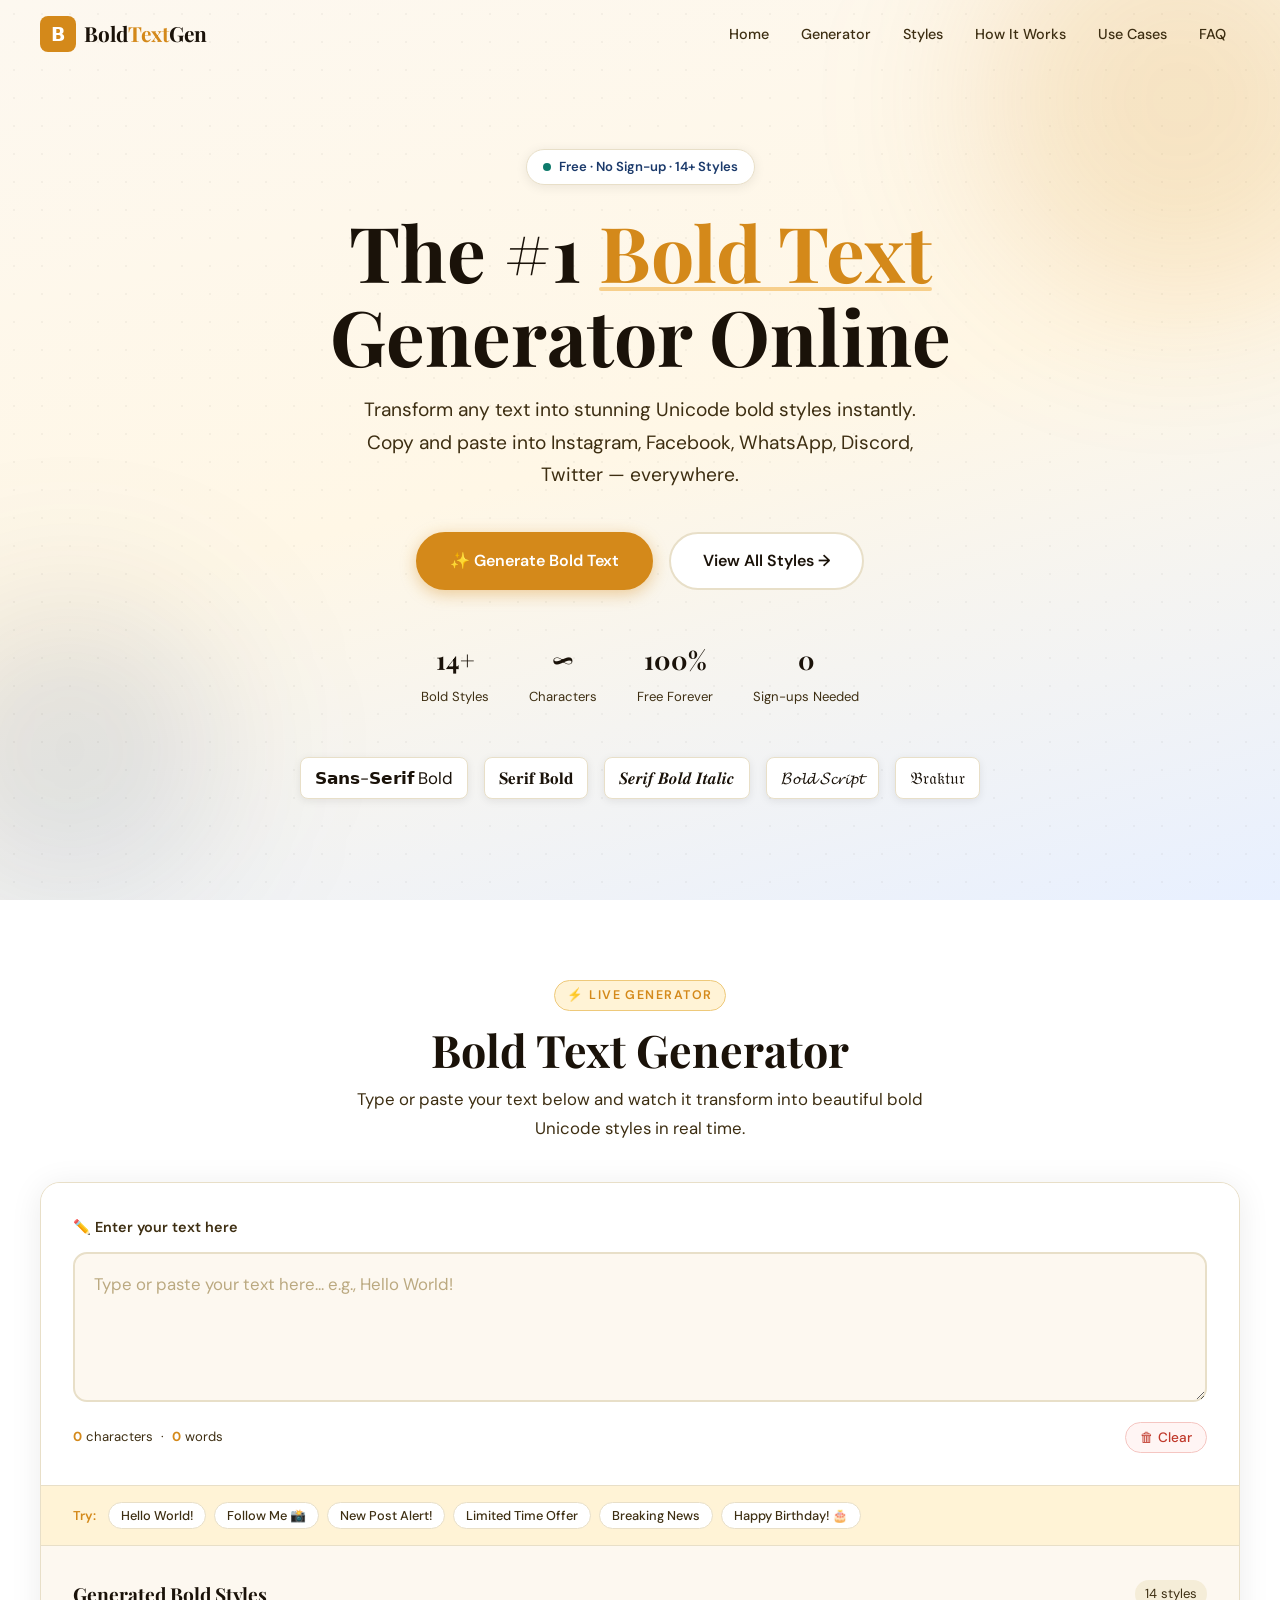
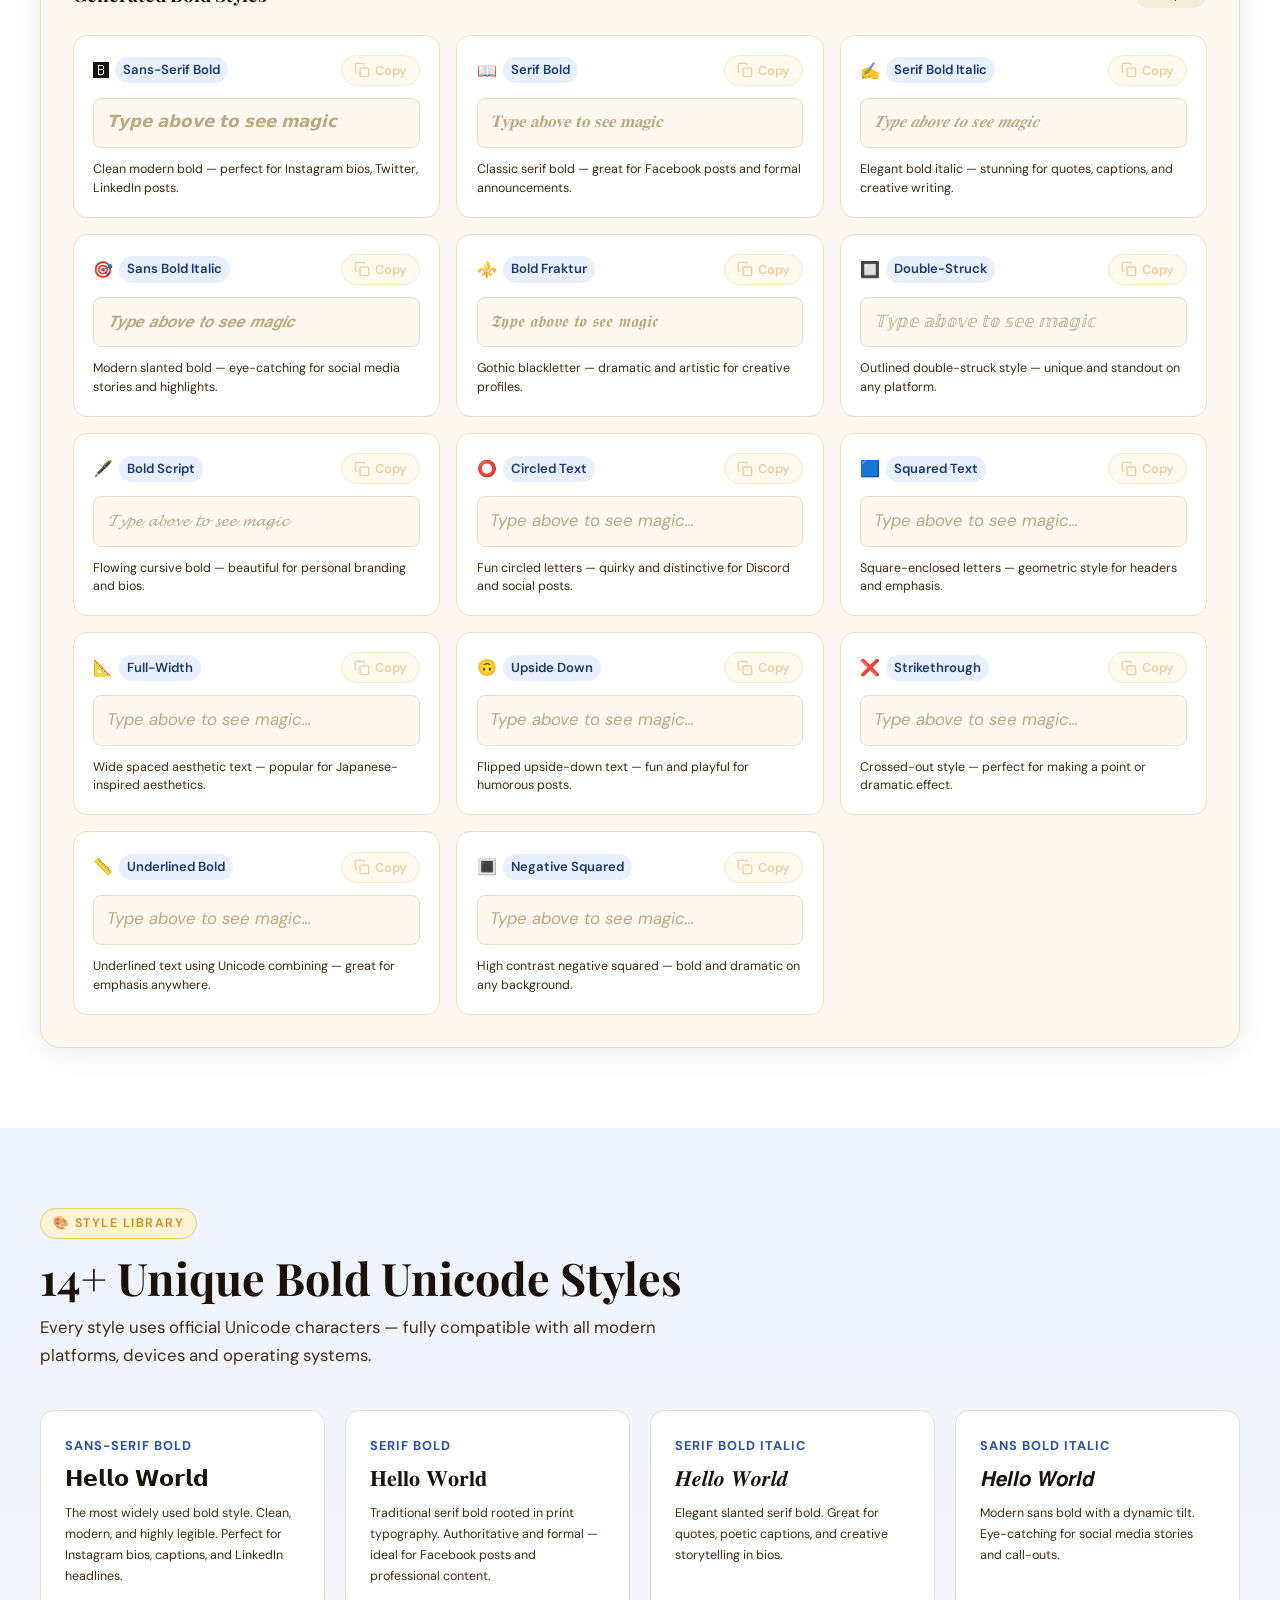
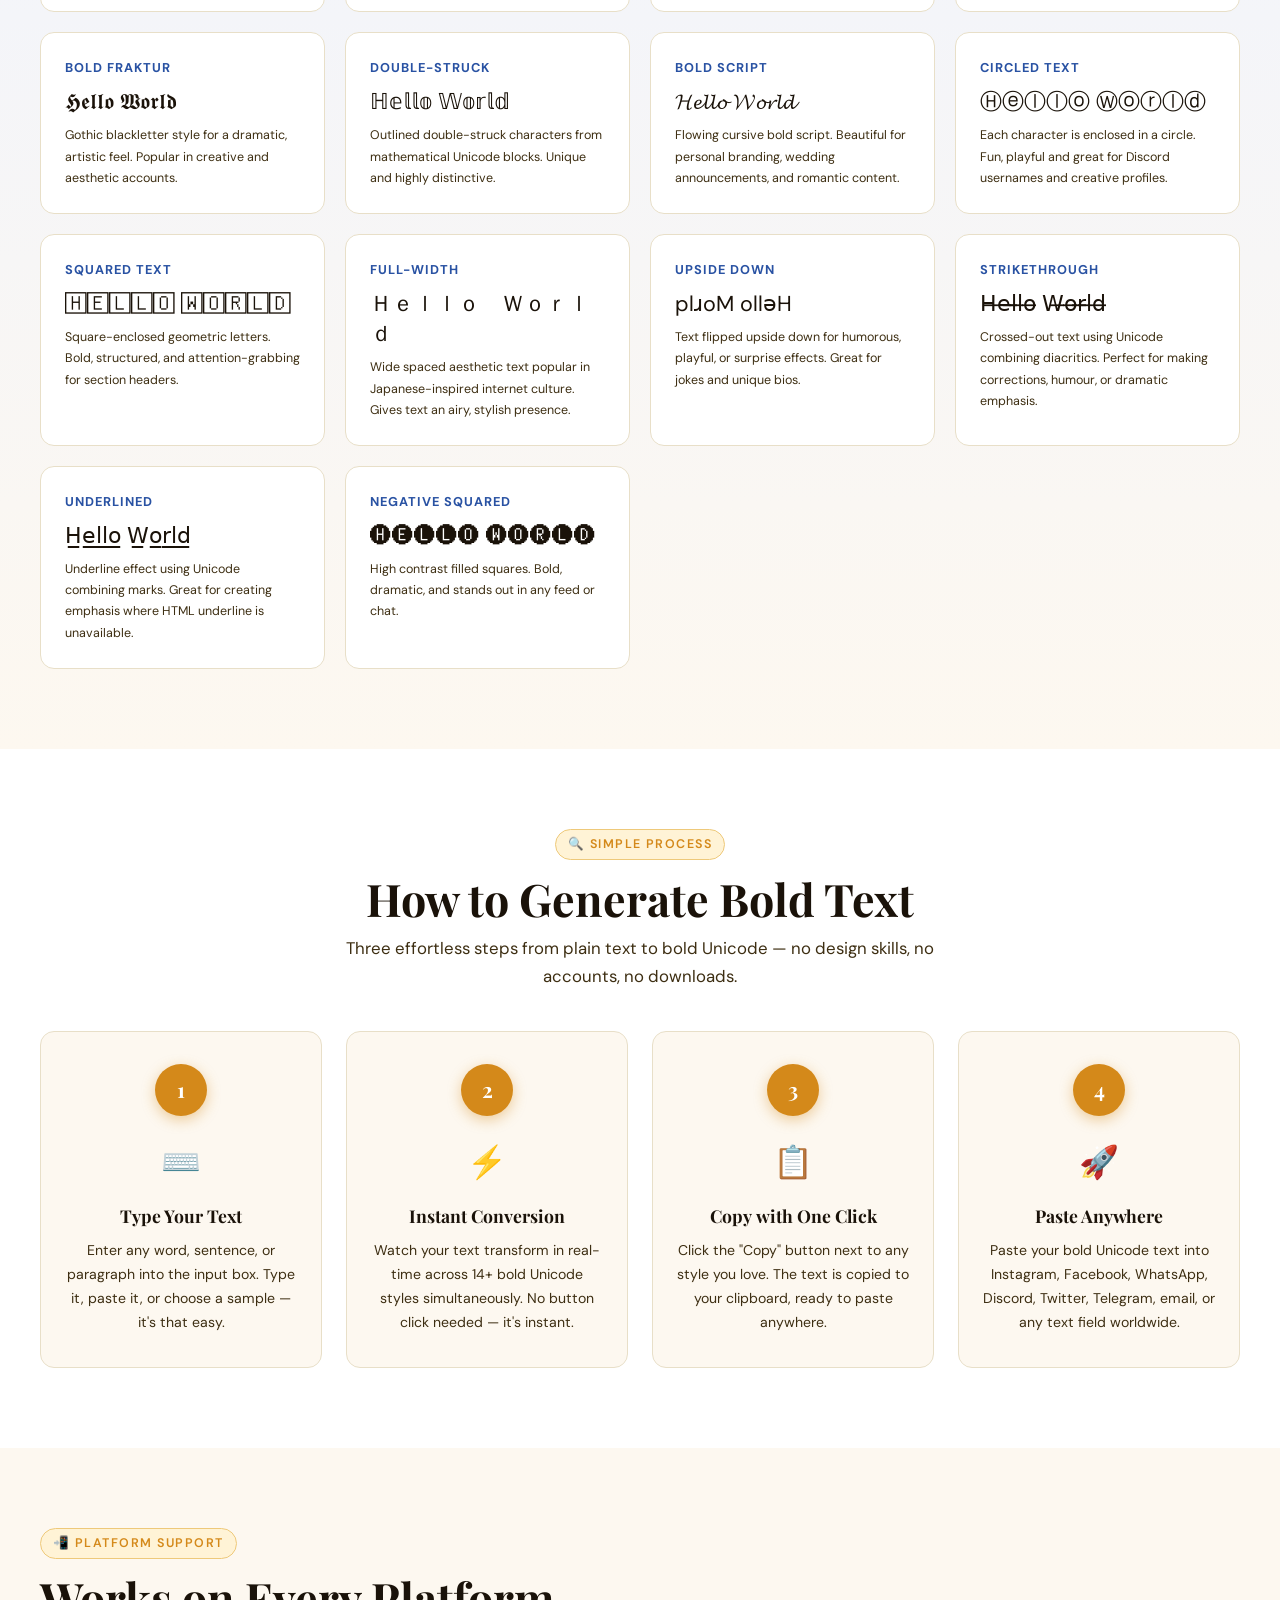
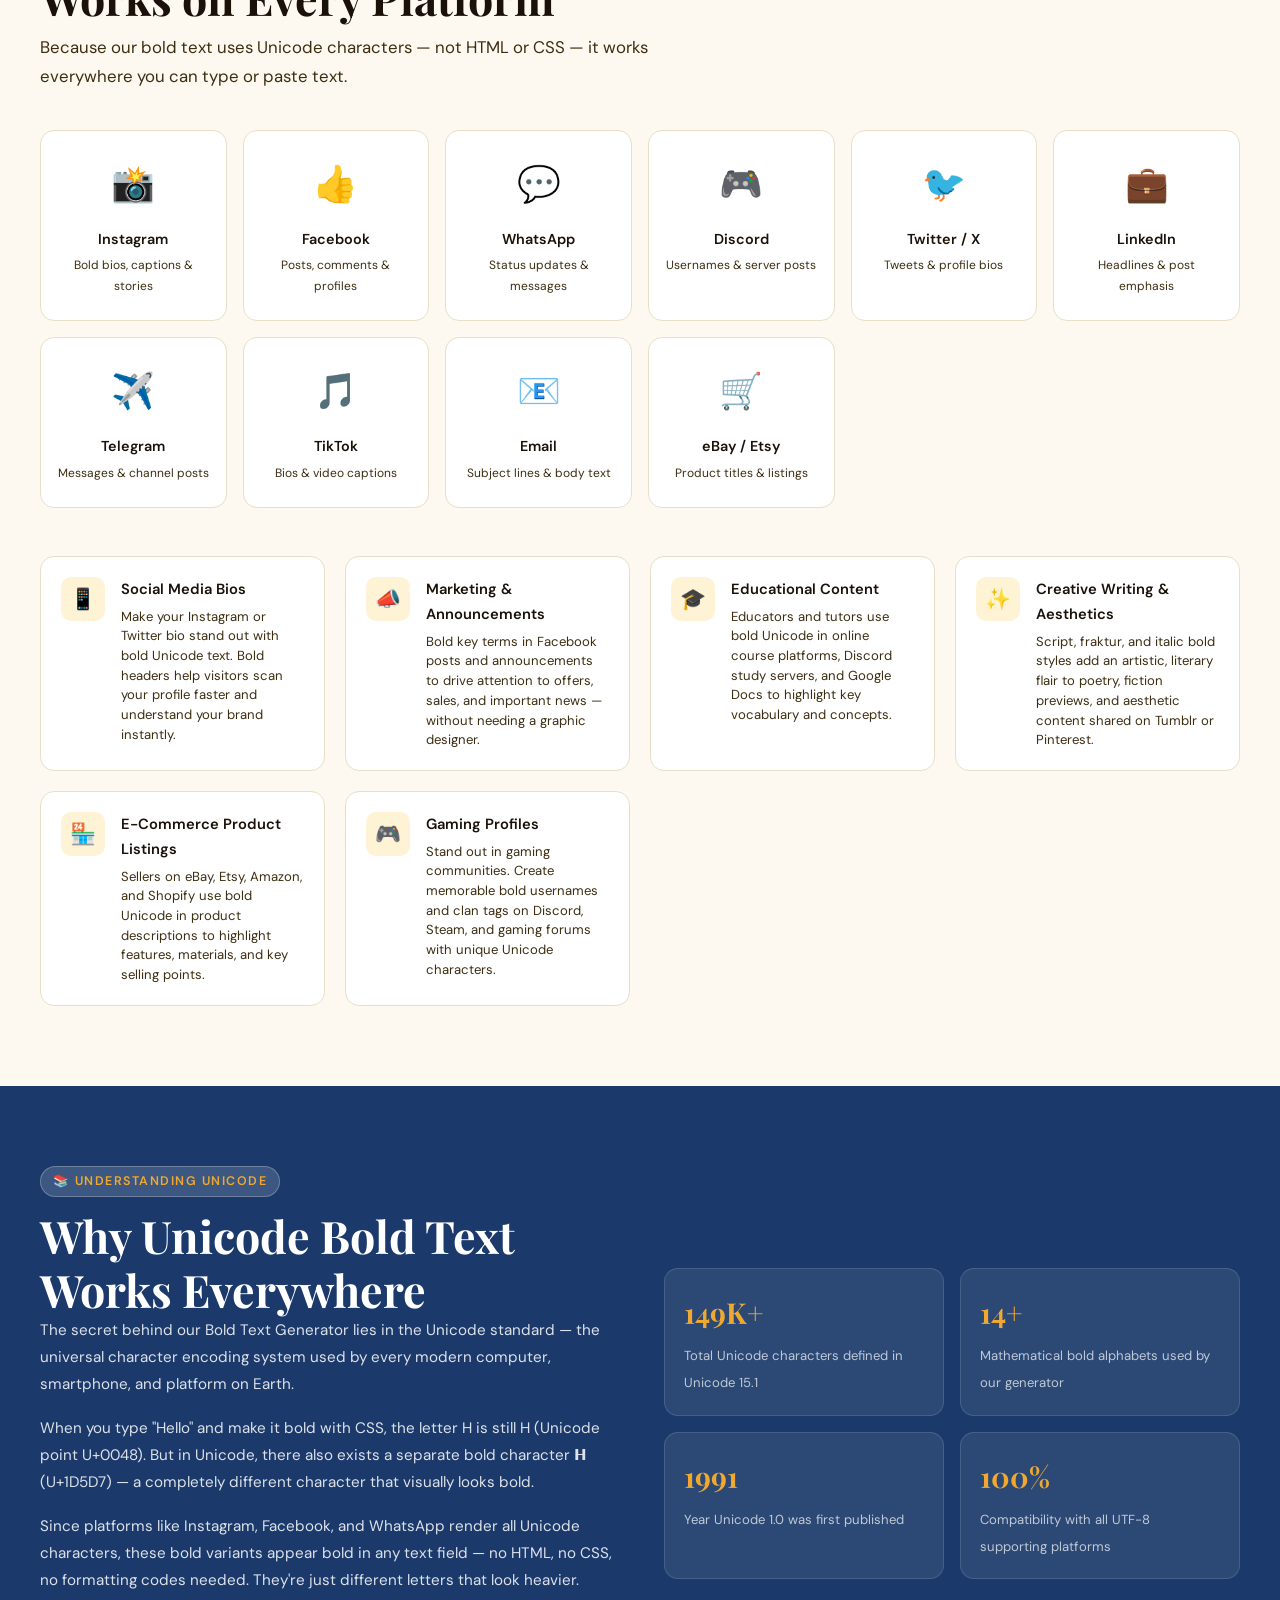
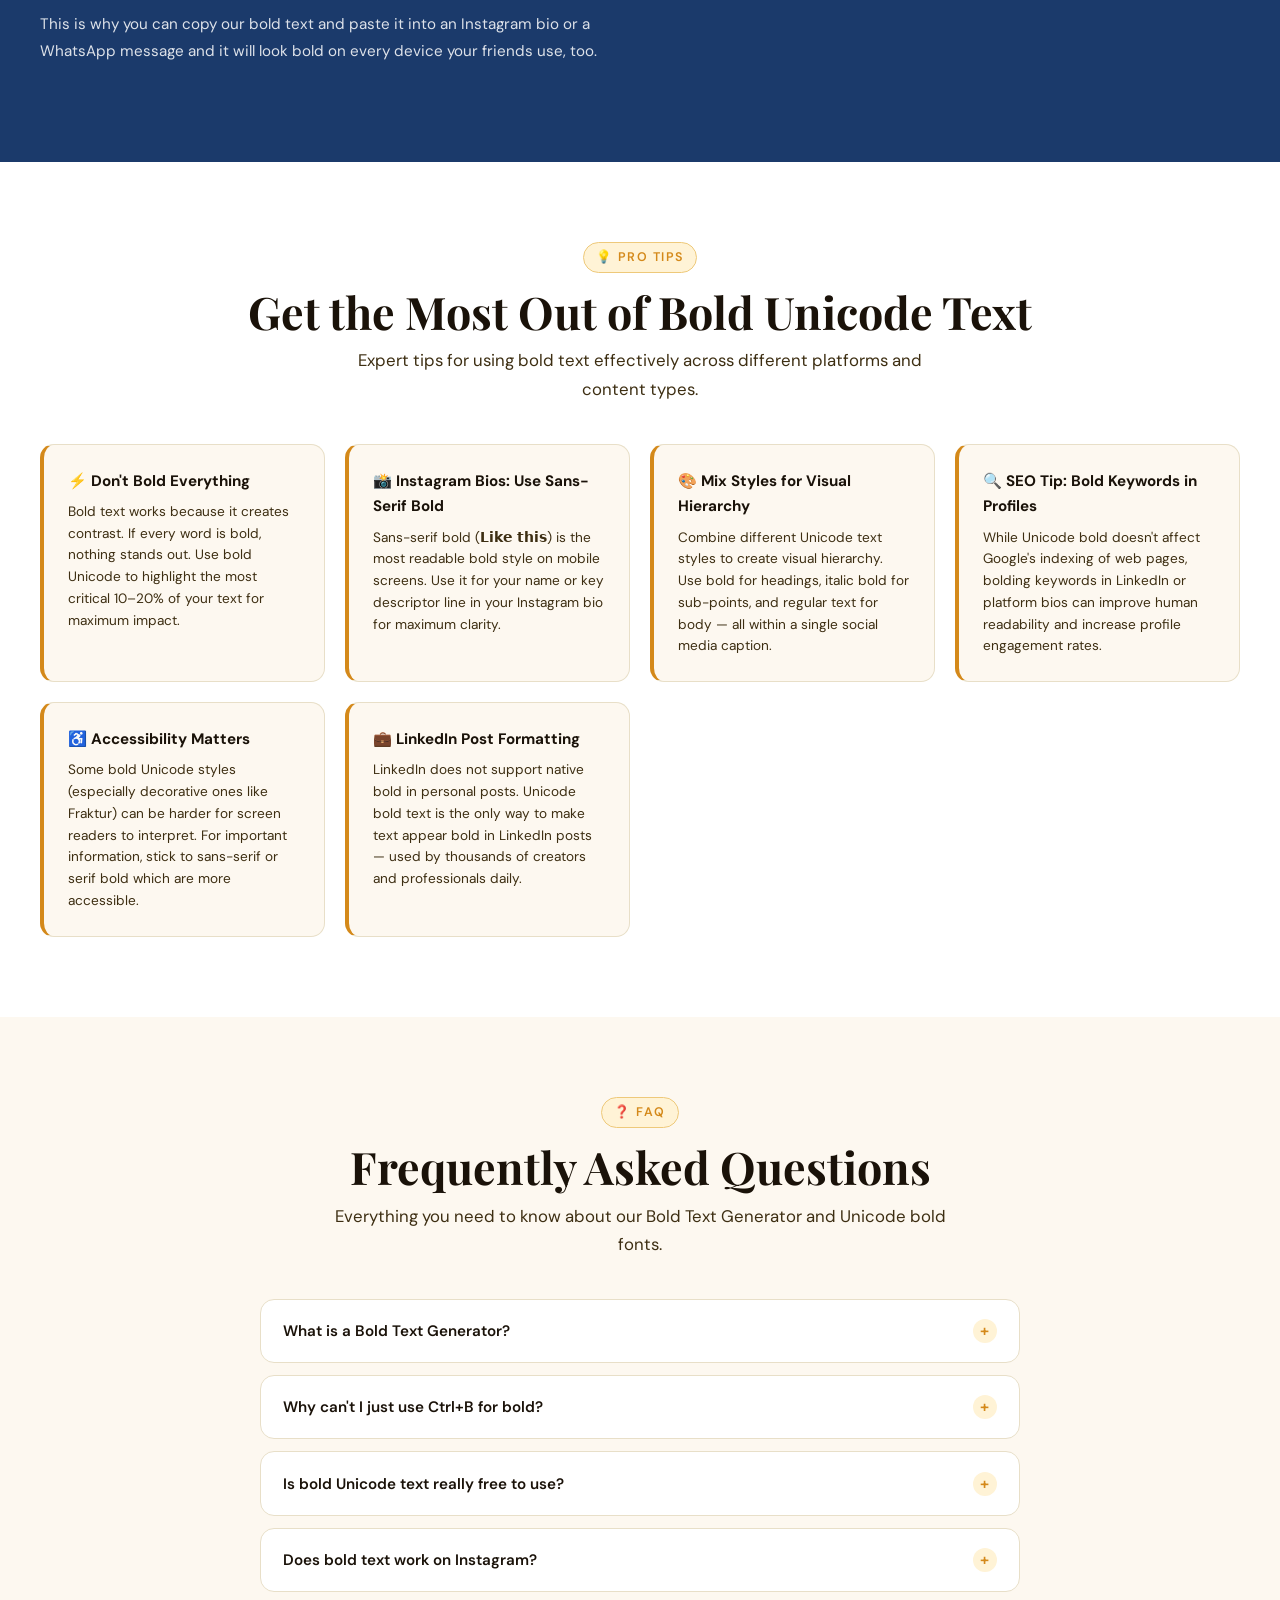
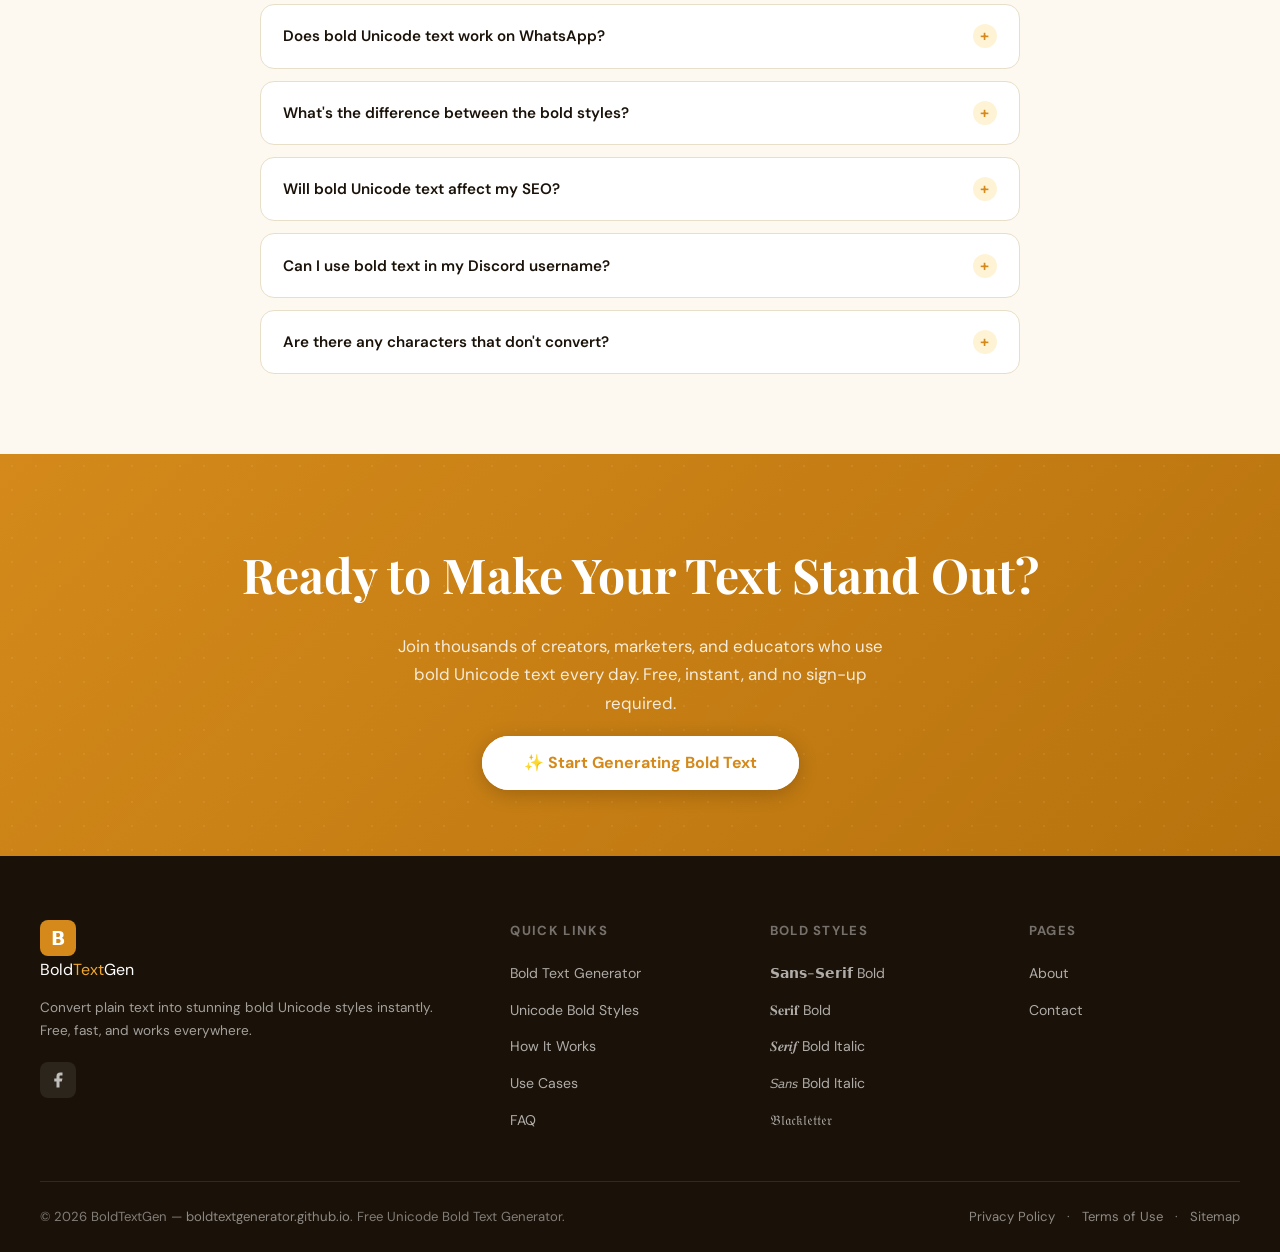
<file: index.html>
<!DOCTYPE html>
<html lang="en">
<head>
  <!-- Google tag (gtag.js) -->
<script async src="https://www.googletagmanager.com/gtag/js?id=G-9NZPY1C185"></script>
<script>
  window.dataLayer = window.dataLayer || [];
  function gtag(){dataLayer.push(arguments);}
  gtag('js', new Date());

  gtag('config', 'G-9NZPY1C185');
</script>
  <meta charset="UTF-8" />
  <meta name="viewport" content="width=device-width, initial-scale=1.0" />
  <title>Bold Text Generator — Free Unicode Bold Fonts for Instagram, Facebook & More</title>
  <meta name="description" content="Free Bold Text Generator — Convert any text into 14+ Unicode bold styles instantly. Copy bold sans-serif, serif, italic, fraktur & more. Works on Instagram, Facebook, WhatsApp, Discord, Twitter." />
  <meta name="keywords" content="bold text generator, bold font generator, unicode bold text, bold text copy paste, instagram bold text, facebook bold text, bold letters generator, bold unicode, bold text for social media, whatsapp bold text" />
  <meta name="author" content="BoldTextGenerator" />
  <link rel="canonical" href="https://boldtextgenerator.github.io/" />

  <!-- Open Graph -->
  <meta property="og:type" content="website" />
  <meta property="og:title" content="Bold Text Generator — Free Unicode Bold Fonts" />
  <meta property="og:description" content="Convert text to 14+ bold Unicode styles instantly. Copy and paste anywhere — Instagram, WhatsApp, Facebook, Discord, Twitter." />
  <meta property="og:url" content="https://boldtextgenerator.github.io/" />
  <meta property="og:image" content="https://boldtextgenerator.github.io/og-image.png" />
  <meta property="og:site_name" content="BoldTextGenerator" />

  <!-- Twitter Card -->
  <meta name="twitter:card" content="summary_large_image" />
  <meta name="twitter:title" content="Bold Text Generator — Free Unicode Bold Fonts" />
  <meta name="twitter:description" content="Convert text to 14+ bold Unicode styles. Works everywhere: Instagram, Facebook, Discord, WhatsApp." />
  <meta name="twitter:image" content="https://boldtextgenerator.github.io/og-image.png" />

  <!-- Favicon inline -->
  <link rel="icon" href="data:image/svg+xml,<svg xmlns='http://www.w3.org/2000/svg' viewBox='0 0 32 32'><rect width='32' height='32' rx='8' fill='%23D4891A'/><text x='6' y='24' font-size='22' fill='white' font-weight='900' font-family='Georgia'>𝗕</text></svg>" />

  <!-- CSS -->
  <link rel="stylesheet" href="css/style.css" />

  <!-- Schema Markup — WebApplication -->
  <script type="application/ld+json">
  {
    "@context": "https://schema.org",
    "@type": "WebApplication",
    "name": "Bold Text Generator",
    "url": "https://boldtextgenerator.github.io",
    "description": "Free online tool to convert any text into 14+ Unicode bold styles. Supports sans-serif bold, serif bold, bold italic, fraktur, script and more. Works on Instagram, Facebook, WhatsApp, Discord.",
    "applicationCategory": "UtilitiesApplication",
    "operatingSystem": "Web",
    "offers": {
      "@type": "Offer",
      "price": "0",
      "priceCurrency": "USD"
    },
    "featureList": [
      "14+ Unicode bold text styles",
      "Instant real-time conversion",
      "One-click copy to clipboard",
      "Works on all platforms",
      "Mobile friendly",
      "No sign-up required"
    ]
  }
  </script>

  <!-- Schema Markup — FAQPage -->
  <script type="application/ld+json">
  {
    "@context": "https://schema.org",
    "@type": "FAQPage",
    "mainEntity": [
      {
        "@type": "Question",
        "name": "What is a Bold Text Generator?",
        "acceptedAnswer": {
          "@type": "Answer",
          "text": "A Bold Text Generator converts regular text into Unicode bold characters that look bold without using HTML or CSS formatting. These Unicode characters work anywhere text is accepted — social media, messaging apps, email, and more."
        }
      },
      {
        "@type": "Question",
        "name": "How does bold text work on Instagram and Facebook?",
        "acceptedAnswer": {
          "@type": "Answer",
          "text": "Instagram and Facebook bio, captions, and posts do not support HTML formatting. Unicode bold characters like 𝗕𝗼𝗹𝗱 look bold because they are distinct characters in the Unicode standard, not styling — so they appear bold everywhere."
        }
      },
      {
        "@type": "Question",
        "name": "Is the Bold Text Generator free to use?",
        "acceptedAnswer": {
          "@type": "Answer",
          "text": "Yes! Our Bold Text Generator is 100% free with no account, sign-up, or subscription required. Just type your text and copy the bold version."
        }
      },
      {
        "@type": "Question",
        "name": "What bold text styles are available?",
        "acceptedAnswer": {
          "@type": "Answer",
          "text": "We offer 14+ bold Unicode styles including Sans-Serif Bold, Serif Bold, Bold Italic (Serif & Sans), Bold Fraktur, Bold Script, Double-Struck, Circled, Squared, Full-Width, Upside Down, Strikethrough, and more."
        }
      }
    ]
  }
  </script>

  <!-- Schema Markup — BreadcrumbList -->
  <script type="application/ld+json">
  {
    "@context": "https://schema.org",
    "@type": "BreadcrumbList",
    "itemListElement": [
      {
        "@type": "ListItem",
        "position": 1,
        "name": "Home",
        "item": "https://boldtextgenerator.github.io/"
      }
    ]
  }
  </script>
</head>
<body>

  <!-- ── HEADER (JS Component) ─────────────────────────────── -->
  <header id="site-header" role="banner"></header>

  <!-- ── TOAST ──────────────────────────────────────────────── -->
  <div id="toast" role="status" aria-live="polite"></div>

  <main>

    <!-- ══════════════════════════════════════════════════════════
         SECTION 1: HERO
    ══════════════════════════════════════════════════════════ -->
    <section id="hero" aria-label="Bold Text Generator Hero">
      <div class="hero-bg-pattern"></div>
      <div class="hero-blob hero-blob-1"></div>
      <div class="hero-blob hero-blob-2"></div>
      <div class="container">
        <div class="hero-content">
          <div class="hero-badge">
            <span class="dot"></span>
            Free · No Sign-up · 14+ Styles
          </div>
          <h1 class="hero-title">
            The #1 <span class="highlight">Bold Text</span><br>Generator Online
          </h1>
          <p class="hero-subtitle">
            Transform any text into stunning Unicode bold styles instantly. Copy and paste into Instagram, Facebook, WhatsApp, Discord, Twitter — everywhere.
          </p>
          <div class="hero-cta-group">
            <a href="#generator" class="btn-primary">✨ Generate Bold Text</a>
            <a href="#styles" class="btn-secondary">View All Styles →</a>
          </div>
          <div class="hero-stats">
            <div class="hero-stat">
              <strong>14+</strong>
              <span>Bold Styles</span>
            </div>
            <div class="hero-stat">
              <strong>∞</strong>
              <span>Characters</span>
            </div>
            <div class="hero-stat">
              <strong>100%</strong>
              <span>Free Forever</span>
            </div>
            <div class="hero-stat">
              <strong>0</strong>
              <span>Sign-ups Needed</span>
            </div>
          </div>
          <div class="hero-bold-preview" aria-label="Bold text style previews">
            <span class="preview-chip">𝗦𝗮𝗻𝘀-𝗦𝗲𝗿𝗶𝗳 Bold</span>
            <span class="preview-chip">𝐒𝐞𝐫𝐢𝐟 𝐁𝐨𝐥𝐝</span>
            <span class="preview-chip">𝑺𝒆𝒓𝒊𝒇 𝑩𝒐𝒍𝒅 𝑰𝒕𝒂𝒍𝒊𝒄</span>
            <span class="preview-chip">𝓑𝓸𝓵𝓭 𝓢𝓬𝓻𝓲𝓹𝓽</span>
            <span class="preview-chip">𝔅𝔯𝔞𝔨𝔱𝔲𝔯</span>
          </div>
        </div>
      </div>
    </section>

    <!-- ══════════════════════════════════════════════════════════
         SECTION 2: GENERATOR TOOL
    ══════════════════════════════════════════════════════════ -->
    <section id="generator" aria-label="Bold Text Generator Tool">
      <div class="container">
        <div class="section-header animate-in" style="text-align:center;">
          <div class="section-tag">⚡ Live Generator</div>
          <h2 class="section-title">Bold Text Generator</h2>
          <p class="section-subtitle" style="margin:0.5rem auto 0;">Type or paste your text below and watch it transform into beautiful bold Unicode styles in real time.</p>
        </div>

        <div class="generator-wrap animate-in">
          <!-- Input -->
          <div class="generator-input-area">
            <div class="input-label">
              ✏️ Enter your text here
            </div>
            <div class="input-wrap">
              <textarea
                id="inputText"
                placeholder="Type or paste your text here... e.g., Hello World!"
                aria-label="Enter text to convert to bold"
                rows="4"
                spellcheck="true"
              ></textarea>
            </div>
            <div class="input-footer">
              <span class="char-count">
                <strong id="charCount">0</strong> characters &nbsp;·&nbsp; <strong id="wordCount">0</strong> words
              </span>
              <div class="input-actions">
                <button class="btn-clear" id="clearBtn" aria-label="Clear input text">
                  🗑 Clear
                </button>
              </div>
            </div>
          </div>

          <!-- Sample Texts -->
          <div class="sample-row" aria-label="Sample text shortcuts">
            <span class="sample-label">Try:</span>
            <button class="sample-btn" data-sample="Hello World!" aria-label="Sample: Hello World">Hello World!</button>
            <button class="sample-btn" data-sample="Follow Me on Instagram" aria-label="Sample: Follow Me">Follow Me 📸</button>
            <button class="sample-btn" data-sample="New Post Alert!" aria-label="Sample: New Post Alert">New Post Alert!</button>
            <button class="sample-btn" data-sample="Limited Time Offer" aria-label="Sample: Limited Time Offer">Limited Time Offer</button>
            <button class="sample-btn" data-sample="Breaking News" aria-label="Sample: Breaking News">Breaking News</button>
            <button class="sample-btn" data-sample="Happy Birthday!" aria-label="Sample: Happy Birthday">Happy Birthday! 🎂</button>
          </div>

          <!-- Output -->
          <div class="output-grid-wrap">
            <div class="output-grid-header">
              <h3 class="output-grid-title">Generated Bold Styles</h3>
              <span class="output-grid-count">14 styles</span>
            </div>
            <div id="outputContainer" role="region" aria-label="Bold text outputs" aria-live="polite"></div>
          </div>
        </div>
      </div>
    </section>

    <!-- ══════════════════════════════════════════════════════════
         SECTION 3: STYLES SHOWCASE
    ══════════════════════════════════════════════════════════ -->
    <section id="styles" aria-label="Unicode Bold Text Styles">
      <div class="container">
        <div class="section-header animate-in">
          <div class="section-tag">🎨 Style Library</div>
          <h2 class="section-title">14+ Unique Bold Unicode Styles</h2>
          <p class="section-subtitle">Every style uses official Unicode characters — fully compatible with all modern platforms, devices and operating systems.</p>
        </div>
        <div class="styles-grid">
          <div class="style-showcase-card animate-in">
            <div class="style-name">Sans-Serif Bold</div>
            <div class="style-preview">𝗛𝗲𝗹𝗹𝗼 𝗪𝗼𝗿𝗹𝗱</div>
            <p class="style-desc-small">The most widely used bold style. Clean, modern, and highly legible. Perfect for Instagram bios, captions, and LinkedIn headlines.</p>
          </div>
          <div class="style-showcase-card animate-in">
            <div class="style-name">Serif Bold</div>
            <div class="style-preview">𝐇𝐞𝐥𝐥𝐨 𝐖𝐨𝐫𝐥𝐝</div>
            <p class="style-desc-small">Traditional serif bold rooted in print typography. Authoritative and formal — ideal for Facebook posts and professional content.</p>
          </div>
          <div class="style-showcase-card animate-in">
            <div class="style-name">Serif Bold Italic</div>
            <div class="style-preview">𝑯𝒆𝒍𝒍𝒐 𝑾𝒐𝒓𝒍𝒅</div>
            <p class="style-desc-small">Elegant slanted serif bold. Great for quotes, poetic captions, and creative storytelling in bios.</p>
          </div>
          <div class="style-showcase-card animate-in">
            <div class="style-name">Sans Bold Italic</div>
            <div class="style-preview">𝙃𝙚𝙡𝙡𝙤 𝙒𝙤𝙧𝙡𝙙</div>
            <p class="style-desc-small">Modern sans bold with a dynamic tilt. Eye-catching for social media stories and call-outs.</p>
          </div>
          <div class="style-showcase-card animate-in">
            <div class="style-name">Bold Fraktur</div>
            <div class="style-preview">𝕳𝖊𝖑𝖑𝖔 𝖂𝖔𝖗𝖑𝖉</div>
            <p class="style-desc-small">Gothic blackletter style for a dramatic, artistic feel. Popular in creative and aesthetic accounts.</p>
          </div>
          <div class="style-showcase-card animate-in">
            <div class="style-name">Double-Struck</div>
            <div class="style-preview">ℍ𝕖𝕝𝕝𝕠 𝕎𝕠𝕣𝕝𝕕</div>
            <p class="style-desc-small">Outlined double-struck characters from mathematical Unicode blocks. Unique and highly distinctive.</p>
          </div>
          <div class="style-showcase-card animate-in">
            <div class="style-name">Bold Script</div>
            <div class="style-preview">𝓗𝓮𝓵𝓵𝓸 𝓦𝓸𝓻𝓵𝓭</div>
            <p class="style-desc-small">Flowing cursive bold script. Beautiful for personal branding, wedding announcements, and romantic content.</p>
          </div>
          <div class="style-showcase-card animate-in">
            <div class="style-name">Circled Text</div>
            <div class="style-preview">Ⓗⓔⓛⓛⓞ Ⓦⓞⓡⓛⓓ</div>
            <p class="style-desc-small">Each character is enclosed in a circle. Fun, playful and great for Discord usernames and creative profiles.</p>
          </div>
          <div class="style-showcase-card animate-in">
            <div class="style-name">Squared Text</div>
            <div class="style-preview">🄷🄴🄻🄻🄾 🅆🄾🅁🄻🄳</div>
            <p class="style-desc-small">Square-enclosed geometric letters. Bold, structured, and attention-grabbing for section headers.</p>
          </div>
          <div class="style-showcase-card animate-in">
            <div class="style-name">Full-Width</div>
            <div class="style-preview">Ｈｅｌｌｏ　Ｗｏｒｌｄ</div>
            <p class="style-desc-small">Wide spaced aesthetic text popular in Japanese-inspired internet culture. Gives text an airy, stylish presence.</p>
          </div>
          <div class="style-showcase-card animate-in">
            <div class="style-name">Upside Down</div>
            <div class="style-preview">plɹoM ollǝH</div>
            <p class="style-desc-small">Text flipped upside down for humorous, playful, or surprise effects. Great for jokes and unique bios.</p>
          </div>
          <div class="style-showcase-card animate-in">
            <div class="style-name">Strikethrough</div>
            <div class="style-preview">H̶e̶l̶l̶o̶ W̶o̶r̶l̶d̶</div>
            <p class="style-desc-small">Crossed-out text using Unicode combining diacritics. Perfect for making corrections, humour, or dramatic emphasis.</p>
          </div>
          <div class="style-showcase-card animate-in">
            <div class="style-name">Underlined</div>
            <div class="style-preview">H̲e̲l̲l̲o̲ W̲o̲r̲l̲d̲</div>
            <p class="style-desc-small">Underline effect using Unicode combining marks. Great for creating emphasis where HTML underline is unavailable.</p>
          </div>
          <div class="style-showcase-card animate-in">
            <div class="style-name">Negative Squared</div>
            <div class="style-preview">🅗🅔🅛🅛🅞 🅦🅞🅡🅛🅓</div>
            <p class="style-desc-small">High contrast filled squares. Bold, dramatic, and stands out in any feed or chat.</p>
          </div>
        </div>
      </div>
    </section>

    <!-- ══════════════════════════════════════════════════════════
         SECTION 4: HOW IT WORKS
    ══════════════════════════════════════════════════════════ -->
    <section id="how-it-works" aria-label="How Bold Text Generator Works">
      <div class="container">
        <div class="section-header animate-in" style="text-align:center;">
          <div class="section-tag">🔍 Simple Process</div>
          <h2 class="section-title">How to Generate Bold Text</h2>
          <p class="section-subtitle" style="margin:0.5rem auto 0;">Three effortless steps from plain text to bold Unicode — no design skills, no accounts, no downloads.</p>
        </div>
        <div class="steps-grid">
          <div class="step-card animate-in">
            <div class="step-number">1</div>
            <div class="step-icon">⌨️</div>
            <h3 class="step-title">Type Your Text</h3>
            <p class="step-text">Enter any word, sentence, or paragraph into the input box. Type it, paste it, or choose a sample — it's that easy.</p>
          </div>
          <div class="step-card animate-in">
            <div class="step-number">2</div>
            <div class="step-icon">⚡</div>
            <h3 class="step-title">Instant Conversion</h3>
            <p class="step-text">Watch your text transform in real-time across 14+ bold Unicode styles simultaneously. No button click needed — it's instant.</p>
          </div>
          <div class="step-card animate-in">
            <div class="step-number">3</div>
            <div class="step-icon">📋</div>
            <h3 class="step-title">Copy with One Click</h3>
            <p class="step-text">Click the "Copy" button next to any style you love. The text is copied to your clipboard, ready to paste anywhere.</p>
          </div>
          <div class="step-card animate-in">
            <div class="step-number">4</div>
            <div class="step-icon">🚀</div>
            <h3 class="step-title">Paste Anywhere</h3>
            <p class="step-text">Paste your bold Unicode text into Instagram, Facebook, WhatsApp, Discord, Twitter, Telegram, email, or any text field worldwide.</p>
          </div>
        </div>
      </div>
    </section>

    <!-- ══════════════════════════════════════════════════════════
         SECTION 5: USE CASES & PLATFORMS
    ══════════════════════════════════════════════════════════ -->
    <section id="uses" aria-label="Bold Text Use Cases and Platforms">
      <div class="container">
        <div class="section-header animate-in">
          <div class="section-tag">📲 Platform Support</div>
          <h2 class="section-title">Works on Every Platform</h2>
          <p class="section-subtitle">Because our bold text uses Unicode characters — not HTML or CSS — it works everywhere you can type or paste text.</p>
        </div>

        <div class="platforms-grid">
          <div class="platform-card animate-in">
            <div class="platform-icon">📸</div>
            <div class="platform-name">Instagram</div>
            <p class="platform-tip">Bold bios, captions & stories</p>
          </div>
          <div class="platform-card animate-in">
            <div class="platform-icon">👍</div>
            <div class="platform-name">Facebook</div>
            <p class="platform-tip">Posts, comments & profiles</p>
          </div>
          <div class="platform-card animate-in">
            <div class="platform-icon">💬</div>
            <div class="platform-name">WhatsApp</div>
            <p class="platform-tip">Status updates & messages</p>
          </div>
          <div class="platform-card animate-in">
            <div class="platform-icon">🎮</div>
            <div class="platform-name">Discord</div>
            <p class="platform-tip">Usernames & server posts</p>
          </div>
          <div class="platform-card animate-in">
            <div class="platform-icon">🐦</div>
            <div class="platform-name">Twitter / X</div>
            <p class="platform-tip">Tweets & profile bios</p>
          </div>
          <div class="platform-card animate-in">
            <div class="platform-icon">💼</div>
            <div class="platform-name">LinkedIn</div>
            <p class="platform-tip">Headlines & post emphasis</p>
          </div>
          <div class="platform-card animate-in">
            <div class="platform-icon">✈️</div>
            <div class="platform-name">Telegram</div>
            <p class="platform-tip">Messages & channel posts</p>
          </div>
          <div class="platform-card animate-in">
            <div class="platform-icon">🎵</div>
            <div class="platform-name">TikTok</div>
            <p class="platform-tip">Bios & video captions</p>
          </div>
          <div class="platform-card animate-in">
            <div class="platform-icon">📧</div>
            <div class="platform-name">Email</div>
            <p class="platform-tip">Subject lines & body text</p>
          </div>
          <div class="platform-card animate-in">
            <div class="platform-icon">🛒</div>
            <div class="platform-name">eBay / Etsy</div>
            <p class="platform-tip">Product titles & listings</p>
          </div>
        </div>

        <div class="uses-features">
          <div class="use-feature-card animate-in">
            <div class="use-icon">📱</div>
            <div>
              <div class="use-title">Social Media Bios</div>
              <p class="use-text">Make your Instagram or Twitter bio stand out with bold Unicode text. Bold headers help visitors scan your profile faster and understand your brand instantly.</p>
            </div>
          </div>
          <div class="use-feature-card animate-in">
            <div class="use-icon">📣</div>
            <div>
              <div class="use-title">Marketing & Announcements</div>
              <p class="use-text">Bold key terms in Facebook posts and announcements to drive attention to offers, sales, and important news — without needing a graphic designer.</p>
            </div>
          </div>
          <div class="use-feature-card animate-in">
            <div class="use-icon">🎓</div>
            <div>
              <div class="use-title">Educational Content</div>
              <p class="use-text">Educators and tutors use bold Unicode in online course platforms, Discord study servers, and Google Docs to highlight key vocabulary and concepts.</p>
            </div>
          </div>
          <div class="use-feature-card animate-in">
            <div class="use-icon">✨</div>
            <div>
              <div class="use-title">Creative Writing & Aesthetics</div>
              <p class="use-text">Script, fraktur, and italic bold styles add an artistic, literary flair to poetry, fiction previews, and aesthetic content shared on Tumblr or Pinterest.</p>
            </div>
          </div>
          <div class="use-feature-card animate-in">
            <div class="use-icon">🏪</div>
            <div>
              <div class="use-title">E-Commerce Product Listings</div>
              <p class="use-text">Sellers on eBay, Etsy, Amazon, and Shopify use bold Unicode in product descriptions to highlight features, materials, and key selling points.</p>
            </div>
          </div>
          <div class="use-feature-card animate-in">
            <div class="use-icon">🎮</div>
            <div>
              <div class="use-title">Gaming Profiles</div>
              <p class="use-text">Stand out in gaming communities. Create memorable bold usernames and clan tags on Discord, Steam, and gaming forums with unique Unicode characters.</p>
            </div>
          </div>
        </div>
      </div>
    </section>

    <!-- ══════════════════════════════════════════════════════════
         SECTION 6: ABOUT UNICODE
    ══════════════════════════════════════════════════════════ -->
    <section id="about-unicode" aria-label="About Unicode Bold Text">
      <div class="container">
        <div class="unicode-content">
          <div class="unicode-text animate-in">
            <div class="section-tag">📚 Understanding Unicode</div>
            <h2 class="section-title">Why Unicode Bold Text Works Everywhere</h2>
            <p>The secret behind our Bold Text Generator lies in the Unicode standard — the universal character encoding system used by every modern computer, smartphone, and platform on Earth.</p>
            <p>When you type "Hello" and make it bold with CSS, the letter H is still H (Unicode point U+0048). But in Unicode, there also exists a separate bold character 𝗛 (U+1D5D7) — a completely different character that visually looks bold.</p>
            <p>Since platforms like Instagram, Facebook, and WhatsApp render all Unicode characters, these bold variants appear bold in any text field — no HTML, no CSS, no formatting codes needed. They're just different letters that look heavier.</p>
            <p>This is why you can copy our bold text and paste it into an Instagram bio or a WhatsApp message and it will look bold on every device your friends use, too.</p>
          </div>
          <div class="unicode-facts animate-in">
            <div class="unicode-fact">
              <strong>149K+</strong>
              <span>Total Unicode characters defined in Unicode 15.1</span>
            </div>
            <div class="unicode-fact">
              <strong>14+</strong>
              <span>Mathematical bold alphabets used by our generator</span>
            </div>
            <div class="unicode-fact">
              <strong>1991</strong>
              <span>Year Unicode 1.0 was first published</span>
            </div>
            <div class="unicode-fact">
              <strong>100%</strong>
              <span>Compatibility with all UTF-8 supporting platforms</span>
            </div>
          </div>
        </div>
      </div>
    </section>

    <!-- ══════════════════════════════════════════════════════════
         SECTION 7: TIPS & BEST PRACTICES
    ══════════════════════════════════════════════════════════ -->
    <section id="tips" aria-label="Tips for Using Bold Text">
      <div class="container">
        <div class="section-header animate-in" style="text-align:center;">
          <div class="section-tag">💡 Pro Tips</div>
          <h2 class="section-title">Get the Most Out of Bold Unicode Text</h2>
          <p class="section-subtitle" style="margin:0.5rem auto 0;">Expert tips for using bold text effectively across different platforms and content types.</p>
        </div>
        <div class="tips-grid">
          <div class="tip-card animate-in">
            <div class="tip-title">⚡ Don't Bold Everything</div>
            <p class="tip-text">Bold text works because it creates contrast. If every word is bold, nothing stands out. Use bold Unicode to highlight the most critical 10–20% of your text for maximum impact.</p>
          </div>
          <div class="tip-card animate-in">
            <div class="tip-title">📸 Instagram Bios: Use Sans-Serif Bold</div>
            <p class="tip-text">Sans-serif bold (𝗟𝗶𝗸𝗲 𝘁𝗵𝗶𝘀) is the most readable bold style on mobile screens. Use it for your name or key descriptor line in your Instagram bio for maximum clarity.</p>
          </div>
          <div class="tip-card animate-in">
            <div class="tip-title">🎨 Mix Styles for Visual Hierarchy</div>
            <p class="tip-text">Combine different Unicode text styles to create visual hierarchy. Use bold for headings, italic bold for sub-points, and regular text for body — all within a single social media caption.</p>
          </div>
          <div class="tip-card animate-in">
            <div class="tip-title">🔍 SEO Tip: Bold Keywords in Profiles</div>
            <p class="tip-text">While Unicode bold doesn't affect Google's indexing of web pages, bolding keywords in LinkedIn or platform bios can improve human readability and increase profile engagement rates.</p>
          </div>
          <div class="tip-card animate-in">
            <div class="tip-title">♿ Accessibility Matters</div>
            <p class="tip-text">Some bold Unicode styles (especially decorative ones like Fraktur) can be harder for screen readers to interpret. For important information, stick to sans-serif or serif bold which are more accessible.</p>
          </div>
          <div class="tip-card animate-in">
            <div class="tip-title">💼 LinkedIn Post Formatting</div>
            <p class="tip-text">LinkedIn does not support native bold in personal posts. Unicode bold text is the only way to make text appear bold in LinkedIn posts — used by thousands of creators and professionals daily.</p>
          </div>
        </div>
      </div>
    </section>

    <!-- ══════════════════════════════════════════════════════════
         SECTION 8: FAQ
    ══════════════════════════════════════════════════════════ -->
    <section id="faq" aria-label="Frequently Asked Questions">
      <div class="container">
        <div class="section-header animate-in" style="text-align:center;">
          <div class="section-tag">❓ FAQ</div>
          <h2 class="section-title">Frequently Asked Questions</h2>
          <p class="section-subtitle" style="margin:0.5rem auto 0;">Everything you need to know about our Bold Text Generator and Unicode bold fonts.</p>
        </div>
        <div class="faq-list" role="list">

          <div class="faq-item" role="listitem">
            <button class="faq-q" aria-expanded="false">
              What is a Bold Text Generator?
              <span class="faq-icon" aria-hidden="true">+</span>
            </button>
            <div class="faq-a" role="region">
              A Bold Text Generator is a free online tool that converts plain text into Unicode bold characters. Unlike HTML bold tags (&lt;b&gt;) or CSS font-weight, these bold characters are actual unique Unicode code points that appear bold on every platform that supports Unicode — which is virtually all modern devices and apps.
            </div>
          </div>

          <div class="faq-item" role="listitem">
            <button class="faq-q" aria-expanded="false">
              Why can't I just use Ctrl+B for bold?
              <span class="faq-icon" aria-hidden="true">+</span>
            </button>
            <div class="faq-a" role="region">
              Ctrl+B creates HTML or markdown bold formatting that only works in apps that support rich text editing, like Microsoft Word or email clients. Instagram bios, WhatsApp messages, Twitter posts, and most social media fields are plain text only — they strip formatting. Unicode bold characters look bold because they are distinct Unicode characters, so they appear bold even in plain text fields.
            </div>
          </div>

          <div class="faq-item" role="listitem">
            <button class="faq-q" aria-expanded="false">
              Is bold Unicode text really free to use?
              <span class="faq-icon" aria-hidden="true">+</span>
            </button>
            <div class="faq-a" role="region">
              Absolutely — 100% free, forever. No account registration, no subscription, no credit card, no watermarks, no limits on how much text you can convert or copy. Just visit the page, type your text, and copy your bold version. Simple as that.
            </div>
          </div>

          <div class="faq-item" role="listitem">
            <button class="faq-q" aria-expanded="false">
              Does bold text work on Instagram?
              <span class="faq-icon" aria-hidden="true">+</span>
            </button>
            <div class="faq-a" role="region">
              Yes! Instagram supports Unicode characters in bios, captions, comments, and stories. You can copy any bold style from our generator and paste it directly into your Instagram bio or post caption. The text will appear bold for every user viewing your profile, regardless of their device or operating system.
            </div>
          </div>

          <div class="faq-item" role="listitem">
            <button class="faq-q" aria-expanded="false">
              Does bold Unicode text work on WhatsApp?
              <span class="faq-icon" aria-hidden="true">+</span>
            </button>
            <div class="faq-a" role="region">
              Yes! WhatsApp supports Unicode characters in messages, status updates, and profile names. Note that WhatsApp also has its own native bold formatting using asterisks (*bold*), but Unicode bold text is different — it looks bolder and you can use decorative styles like script or fraktur. Copy from our generator and paste into any WhatsApp field.
            </div>
          </div>

          <div class="faq-item" role="listitem">
            <button class="faq-q" aria-expanded="false">
              What's the difference between the bold styles?
              <span class="faq-icon" aria-hidden="true">+</span>
            </button>
            <div class="faq-a" role="region">
              Each bold style comes from a different range in the Unicode Mathematical Alphanumeric Symbols block (U+1D400 to U+1D7FF) or other Unicode blocks. Sans-Serif Bold (𝗔) is clean and modern. Serif Bold (𝐀) has traditional serifs. Bold Italic adds slant. Fraktur uses gothic letterforms. Script uses cursive forms. Each has a distinct visual personality suited for different content and platforms.
            </div>
          </div>

          <div class="faq-item" role="listitem">
            <button class="faq-q" aria-expanded="false">
              Will bold Unicode text affect my SEO?
              <span class="faq-icon" aria-hidden="true">+</span>
            </button>
            <div class="faq-a" role="region">
              For web pages indexed by Google, Unicode bold characters in body text are not treated the same as HTML &lt;strong&gt; or &lt;b&gt; tags for SEO purposes. Google may read the characters but won't attribute keyword weight to them. However, in social media profiles and bios, Unicode bold can improve human readability, click-through rates, and profile engagement — which indirectly supports your online presence.
            </div>
          </div>

          <div class="faq-item" role="listitem">
            <button class="faq-q" aria-expanded="false">
              Can I use bold text in my Discord username?
              <span class="faq-icon" aria-hidden="true">+</span>
            </button>
            <div class="faq-a" role="region">
              Yes! Discord supports Unicode characters in display names and messages. Note that Discord's own markdown supports **bold** in messages, but display names and user profiles don't support markdown — only Unicode characters. Use our generator to create a bold or decorated Discord display name that stands out in servers.
            </div>
          </div>

          <div class="faq-item" role="listitem">
            <button class="faq-q" aria-expanded="false">
              Are there any characters that don't convert?
              <span class="faq-icon" aria-hidden="true">+</span>
            </button>
            <div class="faq-a" role="region">
              The Unicode Mathematical Alphanumeric block only defines bold variants for the 26 Latin letters (A–Z, a–z) and digits 0–9 for most styles. Special characters, accented letters (like é or ñ), emoji, and symbols will pass through unchanged. Some styles like Double-Struck have special exceptions for certain letters (C, H, N, P, Q, R, Z) that use their own dedicated Unicode code points.
            </div>
          </div>

        </div>
      </div>
    </section>

    <!-- ══════════════════════════════════════════════════════════
         SECTION 9: CTA BANNER
    ══════════════════════════════════════════════════════════ -->
    <section id="cta-banner" aria-label="Call to Action">
      <div class="container cta-inner">
        <h2 class="cta-title">Ready to Make Your Text Stand Out?</h2>
        <p class="cta-subtitle">Join thousands of creators, marketers, and educators who use bold Unicode text every day. Free, instant, and no sign-up required.</p>
        <a href="#generator" class="btn-white">✨ Start Generating Bold Text</a>
      </div>
    </section>

  </main>

  <!-- ── FOOTER (JS Component) ─────────────────────────────── -->
  <footer id="site-footer" role="contentinfo"></footer>

  <!-- ── SCRIPTS ───────────────────────────────────────────── -->
  <script src="js/header.js"></script>
  <script src="js/footer.js"></script>
  <script src="js/converter.js"></script>
  <script src="js/app.js"></script>

  <!-- FAQ Accordion script (inline, minimal) -->
  <script>
    document.addEventListener('DOMContentLoaded', () => {
      document.querySelectorAll('.faq-q').forEach(btn => {
        btn.addEventListener('click', () => {
          const item = btn.closest('.faq-item');
          const isOpen = item.classList.contains('open');
          // Close all
          document.querySelectorAll('.faq-item.open').forEach(i => {
            i.classList.remove('open');
            i.querySelector('.faq-q').setAttribute('aria-expanded', 'false');
          });
          // Open clicked if it was closed
          if (!isOpen) {
            item.classList.add('open');
            btn.setAttribute('aria-expanded', 'true');
          }
        });
      });
    });
  </script>

</body>
</html>
</file>
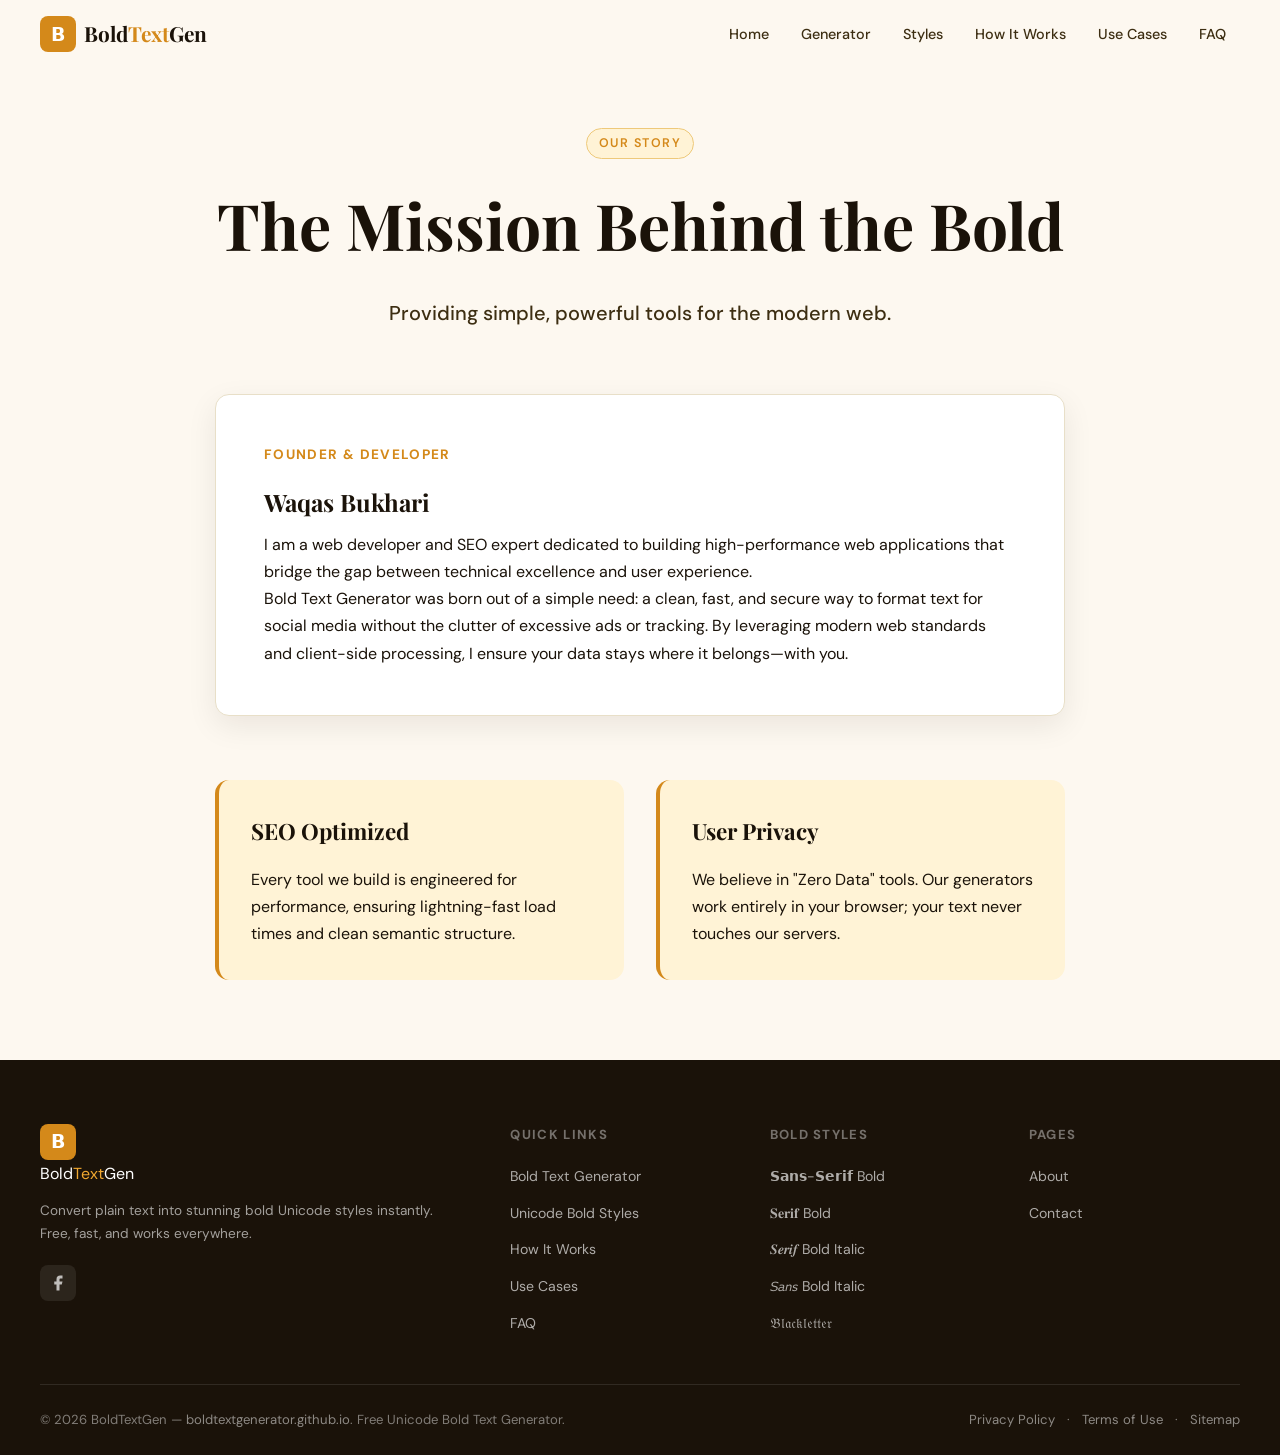
<file: about.html>
<!DOCTYPE html>
<html lang="en">
<head>
  <meta charset="UTF-8" />
  <meta name="viewport" content="width=device-width, initial-scale=1.0" />
  <title>About Us — Bold Text Generator</title>
  <meta name="description" content="Learn more about the Bold Text Generator and the mission behind this free Unicode utility." />
  <link rel="icon" href="data:image/svg+xml,<svg xmlns='http://www.w3.org/2000/svg' viewBox='0 0 32 32'><rect width='32' height='32' rx='8' fill='%23D4891A'/><text x='6' y='24' font-size='22' fill='white' font-weight='900' font-family='Georgia'>𝗕</text></svg>" />
  <link rel="stylesheet" href="css/style.css" />
  
  <style>
    .about-content { padding: 8rem 0 5rem; max-width: 850px; margin: 0 auto; }
    .about-header { text-align: center; margin-bottom: 4rem; }
    .about-header h1 { font-family: var(--font-display); font-size: clamp(2.5rem, 8vw, 4rem); color: var(--ink); margin-bottom: 1rem; }
    .about-header p { font-size: 1.25rem; color: var(--ink-mid); font-weight: 500; }
    
    .profile-card { 
      background: white; 
      border: 1px solid var(--border); 
      border-radius: var(--radius); 
      padding: 3rem; 
      margin: 3rem 0; 
      box-shadow: 0 10px 30px var(--shadow);
      display: flex;
      gap: 2rem;
      align-items: center;
    }
    .profile-info h2 { font-family: var(--font-display); margin-bottom: 0.5rem; color: var(--ink); }
    .profile-tag { color: var(--gold); font-weight: 700; text-transform: uppercase; font-size: 0.85rem; letter-spacing: 0.1em; display: block; margin-bottom: 1rem; }
    
    .mission-grid { display: grid; grid-template-columns: 1fr 1fr; gap: 2rem; margin-top: 4rem; }
    .mission-item { background: var(--gold-pale); padding: 2rem; border-radius: var(--radius); border-left: 4px solid var(--gold); }
    .mission-item h3 { font-family: var(--font-display); font-size: 1.4rem; margin-bottom: 1rem; }

    @media (max-width: 640px) {
      .profile-card { flex-direction: column; text-align: center; padding: 2rem; }
      .mission-grid { grid-template-columns: 1fr; }
    }
  </style>
</head>
<body>

  <header id="site-header" role="banner"></header>

  <main class="container">
    <div class="about-content animate-in visible">
      <div class="about-header">
        <div class="section-tag">Our Story</div>
        <h1>The Mission Behind the Bold</h1>
        <p>Providing simple, powerful tools for the modern web.</p>
      </div>

      <div class="profile-card">
        <div class="profile-info">
          <span class="profile-tag">Founder & Developer</span>
          <h2>Waqas Bukhari</h2>
          <p>I am a web developer and SEO expert dedicated to building high-performance web applications that bridge the gap between technical excellence and user experience. </p>
          <p>Bold Text Generator was born out of a simple need: a clean, fast, and secure way to format text for social media without the clutter of excessive ads or tracking. By leveraging modern web standards and client-side processing, I ensure your data stays where it belongs—with you.</p>
        </div>
      </div>

      <div class="mission-grid">
        <div class="mission-item">
          <h3>SEO Optimized</h3>
          <p>Every tool we build is engineered for performance, ensuring lightning-fast load times and clean semantic structure.</p>
        </div>
        <div class="mission-item">
          <h3>User Privacy</h3>
          <p>We believe in "Zero Data" tools. Our generators work entirely in your browser; your text never touches our servers.</p>
        </div>
      </div>
    </div>
  </main>

  <footer id="site-footer" role="contentinfo"></footer>

  <script src="js/header.js"></script>
  <script src="js/footer.js"></script>
  <script src="js/app.js"></script>
</body>
</html>
</file>
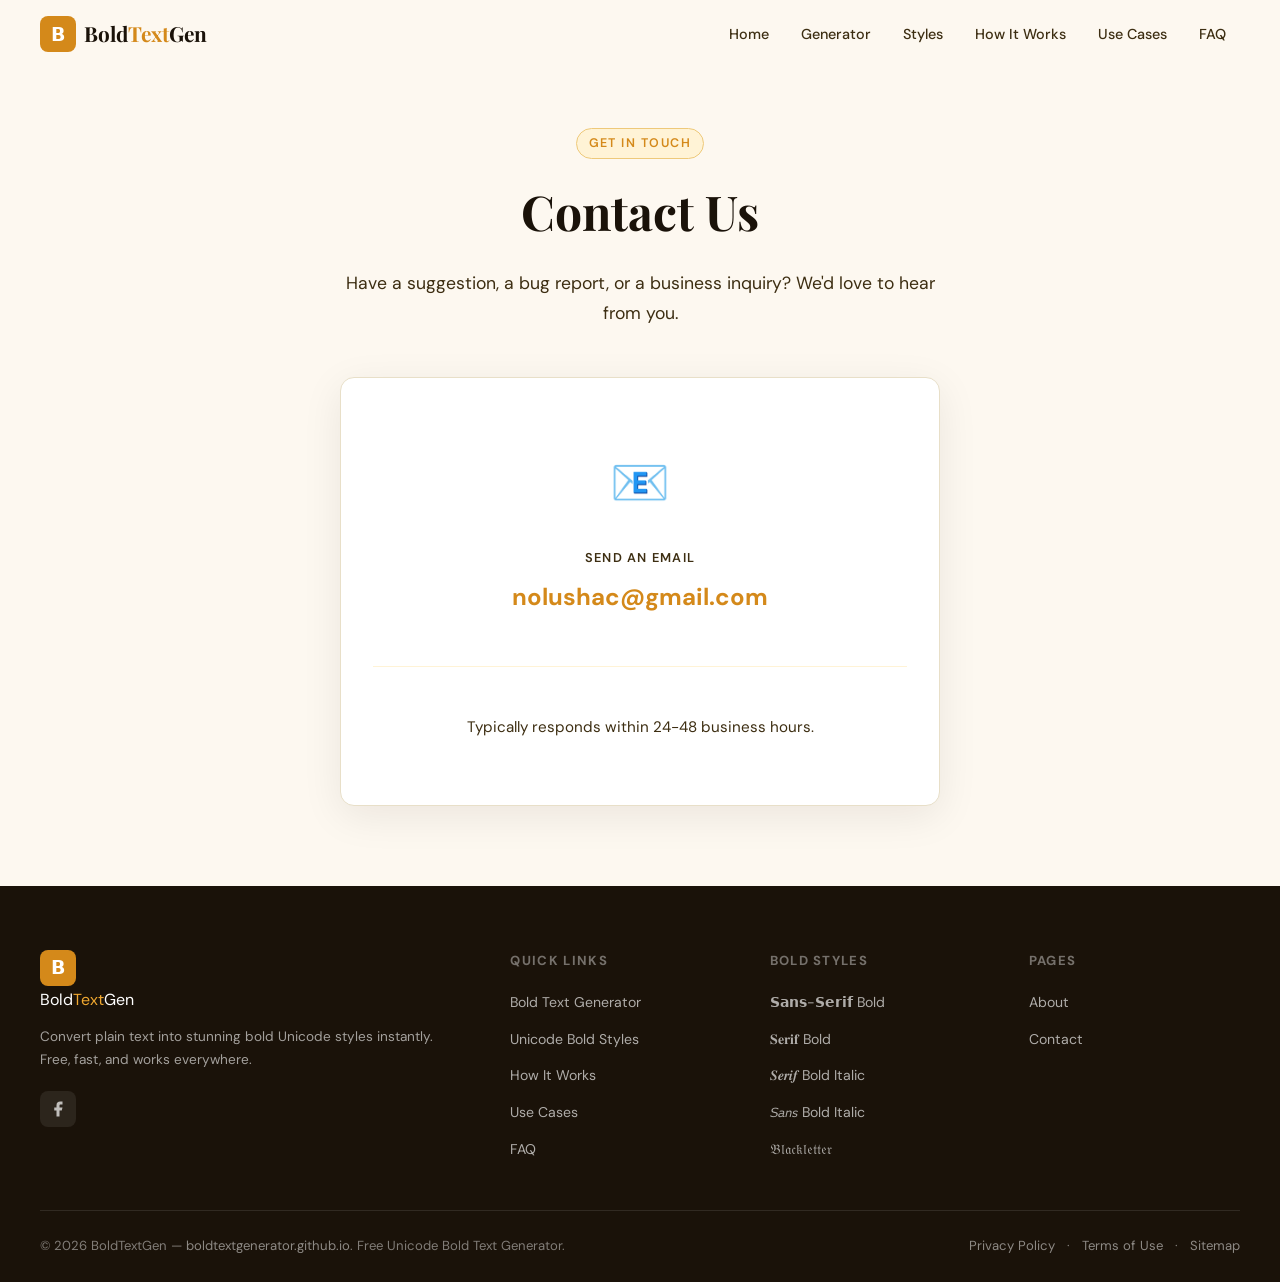
<file: contact.html>
<!DOCTYPE html>
<html lang="en">
<head>
  <meta charset="UTF-8" />
  <meta name="viewport" content="width=device-width, initial-scale=1.0" />
  <title>Contact Us — Bold Text Generator</title>
  <link rel="icon" href="data:image/svg+xml,<svg xmlns='http://www.w3.org/2000/svg' viewBox='0 0 32 32'><rect width='32' height='32' rx='8' fill='%23D4891A'/><text x='6' y='24' font-size='22' fill='white' font-weight='900' font-family='Georgia'>𝗕</text></svg>" />
  <link rel="stylesheet" href="css/style.css" />
  
  <style>
    .contact-container { padding: 8rem 0 5rem; max-width: 600px; margin: 0 auto; text-align: center; }
    .contact-card { 
      background: white; 
      border: 1px solid var(--border); 
      border-radius: var(--radius); 
      padding: 4rem 2rem; 
      margin-top: 3rem;
      box-shadow: 0 10px 40px var(--shadow);
    }
    .contact-icon { font-size: 3rem; margin-bottom: 1.5rem; display: block; }
    .contact-email { 
      font-size: 1.5rem; 
      color: var(--gold); 
      font-weight: 700; 
      text-decoration: none;
      word-break: break-all;
      transition: color 0.2s ease;
    }
    .contact-email:hover { color: var(--gold-light); }
    .contact-header h1 { font-family: var(--font-display); font-size: 3rem; color: var(--ink); }
    .contact-text { color: var(--ink-mid); margin-top: 1rem; font-size: 1.1rem; }
    .btn-contact { margin-top: 2rem; display: inline-block; }
  </style>
</head>
<body>

  <header id="site-header" role="banner"></header>

  <main class="container">
    <div class="contact-container animate-in visible">
      <div class="contact-header">
        <div class="section-tag">Get in Touch</div>
        <h1>Contact Us</h1>
        <p class="contact-text">Have a suggestion, a bug report, or a business inquiry? We'd love to hear from you.</p>
      </div>

      <div class="contact-card">
        <span class="contact-icon">📧</span>
        <p style="margin-bottom: 0.5rem; text-transform: uppercase; letter-spacing: 0.1em; font-weight: 600; font-size: 0.8rem; color: var(--ink-mid);">Send an Email</p>
        <a href="mailto:nolushac@gmail.com" class="contact-email">nolushac@gmail.com</a>
        
        <div style="margin-top: 3rem; padding-top: 2rem; border-top: 1px solid var(--gold-pale);">
          <p class="contact-text" style="font-size: 0.95rem;">Typically responds within 24-48 business hours.</p>
        </div>
      </div>
    </div>
  </main>

  <footer id="site-footer" role="contentinfo"></footer>

  <script src="js/header.js"></script>
  <script src="js/footer.js"></script>
  <script src="js/app.js"></script>
</body>
</html>
</file>
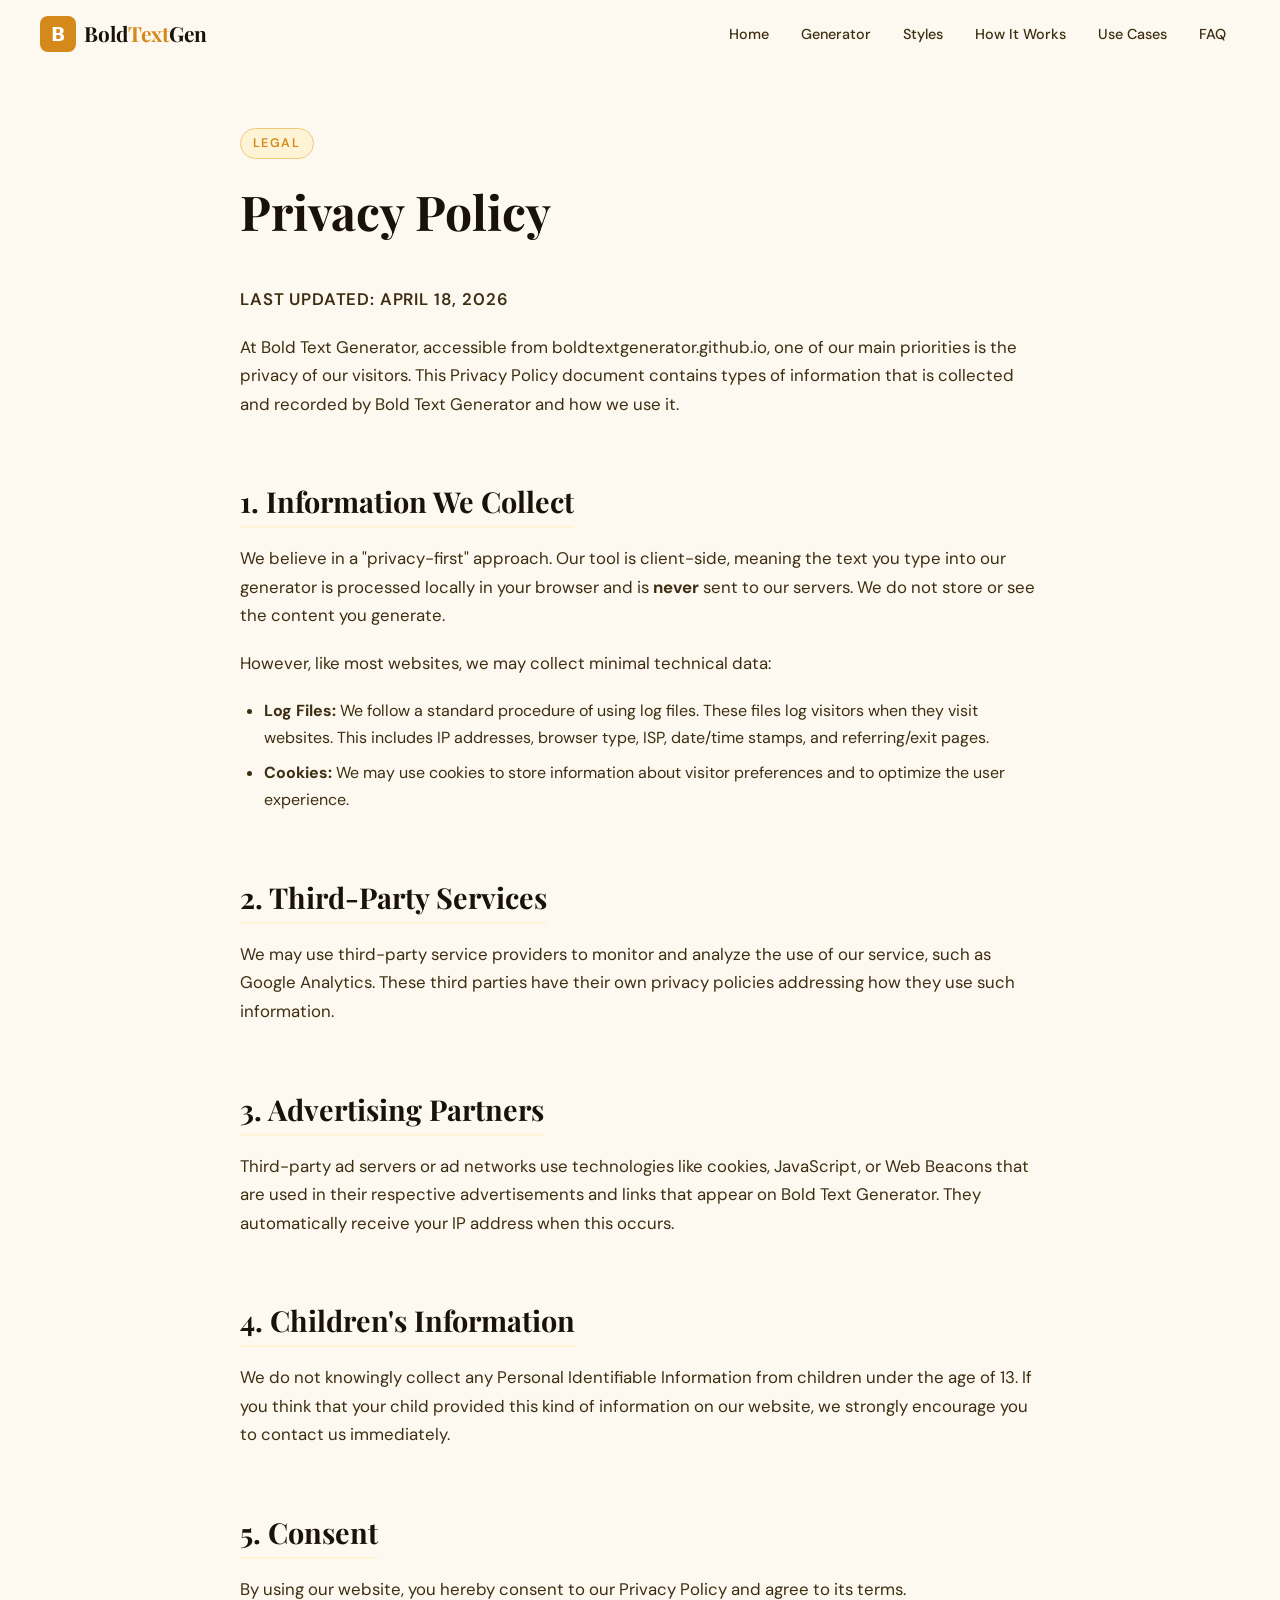
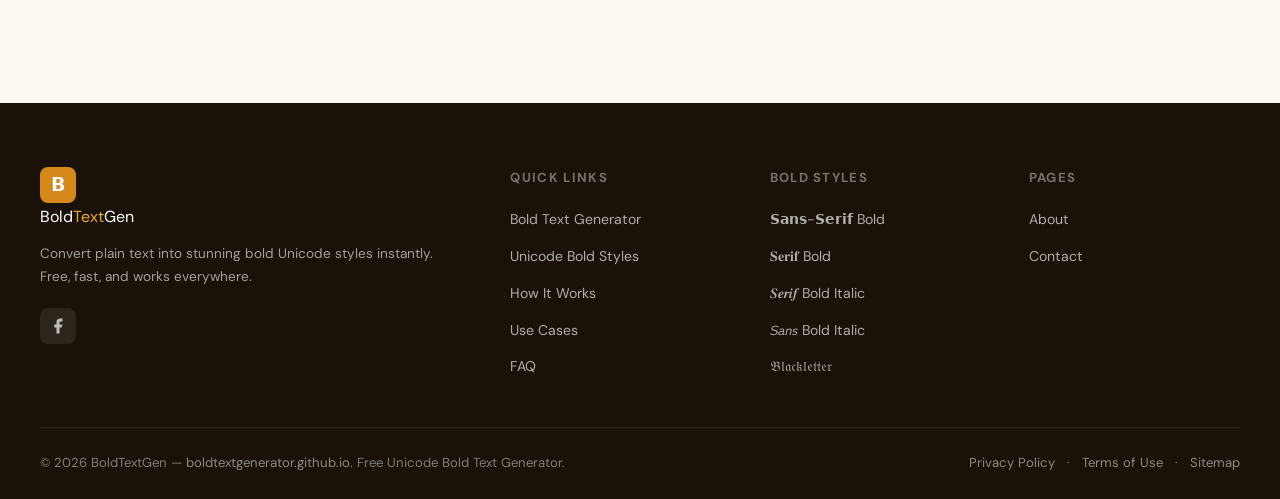
<file: privacy.html>
<!DOCTYPE html>
<html lang="en">
<head>
  <meta charset="UTF-8" />
  <meta name="viewport" content="width=device-width, initial-scale=1.0" />
  <title>Privacy Policy — Bold Text Generator</title>
  <meta name="description" content="Privacy Policy for Bold Text Generator. Learn how we handle your data." />
  <link rel="canonical" href="https://boldtextgenerator.github.io/privacy" />
  <link rel="icon" href="data:image/svg+xml,<svg xmlns='http://www.w3.org/2000/svg' viewBox='0 0 32 32'><rect width='32' height='32' rx='8' fill='%23D4891A'/><text x='6' y='24' font-size='22' fill='white' font-weight='900' font-family='Georgia'>𝗕</text></svg>" />
  <link rel="stylesheet" href="css/style.css" />
  
  <style>
    .legal-content { padding: 8rem 0 5rem; max-width: 800px; margin: 0 auto; }
    .legal-content h1 { font-family: var(--font-display); font-size: 3rem; margin-bottom: 2rem; color: var(--ink); }
    .legal-content h2 { font-family: var(--font-display); font-size: 1.8rem; margin-top: 2.5rem; margin-bottom: 1rem; color: var(--ink); border-bottom: 2px solid var(--gold-pale); display: inline-block; }
    .legal-content p { margin-bottom: 1.2rem; font-size: 1.05rem; color: var(--ink-mid); }
    .legal-content ul { margin-bottom: 1.2rem; padding-left: 1.5rem; }
    .legal-content li { margin-bottom: 0.5rem; list-style-type: disc; color: var(--ink-mid); }
    .last-updated { font-size: 0.9rem; color: var(--gold); font-weight: 600; margin-bottom: 3rem; text-transform: uppercase; letter-spacing: 0.05em; }
  </style>
</head>
<body>

  <header id="site-header" role="banner"></header>

  <main class="container">
    <article class="legal-content animate-in visible">
      <div class="section-tag">Legal</div>
      <h1>Privacy Policy</h1>
      <p class="last-updated">Last Updated: April 18, 2026</p>

      <p>At Bold Text Generator, accessible from boldtextgenerator.github.io, one of our main priorities is the privacy of our visitors. This Privacy Policy document contains types of information that is collected and recorded by Bold Text Generator and how we use it.</p>

      <h2>1. Information We Collect</h2>
      <p>We believe in a "privacy-first" approach. Our tool is client-side, meaning the text you type into our generator is processed locally in your browser and is <strong>never</strong> sent to our servers. We do not store or see the content you generate.</p>
      <p>However, like most websites, we may collect minimal technical data:</p>
      <ul>
        <li><strong>Log Files:</strong> We follow a standard procedure of using log files. These files log visitors when they visit websites. This includes IP addresses, browser type, ISP, date/time stamps, and referring/exit pages.</li>
        <li><strong>Cookies:</strong> We may use cookies to store information about visitor preferences and to optimize the user experience.</li>
      </ul>

      <h2>2. Third-Party Services</h2>
      <p>We may use third-party service providers to monitor and analyze the use of our service, such as Google Analytics. These third parties have their own privacy policies addressing how they use such information.</p>

      <h2>3. Advertising Partners</h2>
      <p>Third-party ad servers or ad networks use technologies like cookies, JavaScript, or Web Beacons that are used in their respective advertisements and links that appear on Bold Text Generator. They automatically receive your IP address when this occurs.</p>

      <h2>4. Children's Information</h2>
      <p>We do not knowingly collect any Personal Identifiable Information from children under the age of 13. If you think that your child provided this kind of information on our website, we strongly encourage you to contact us immediately.</p>

      <h2>5. Consent</h2>
      <p>By using our website, you hereby consent to our Privacy Policy and agree to its terms.</p>
    </article>
  </main>

  <footer id="site-footer" role="contentinfo"></footer>

  <script src="js/header.js"></script>
  <script src="js/footer.js"></script>
  <script src="js/app.js"></script>
</body>
</html>
</file>
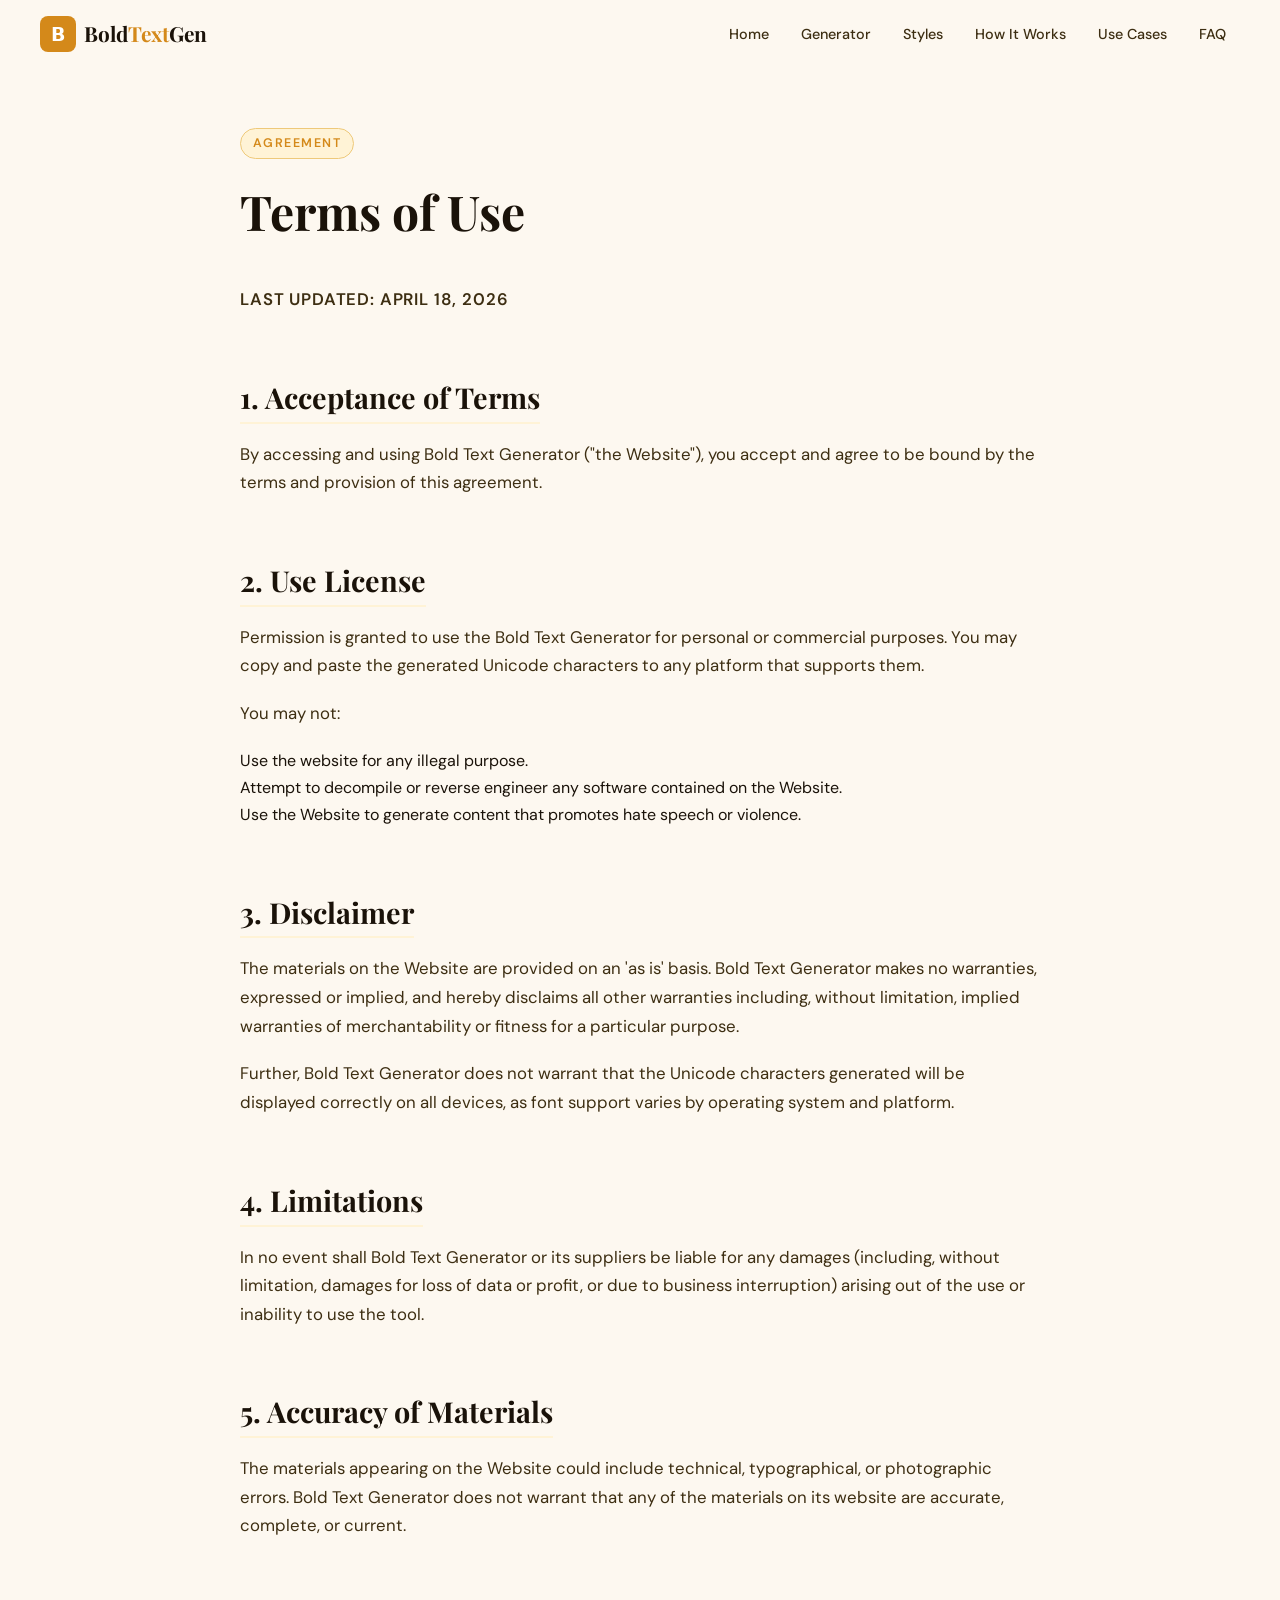
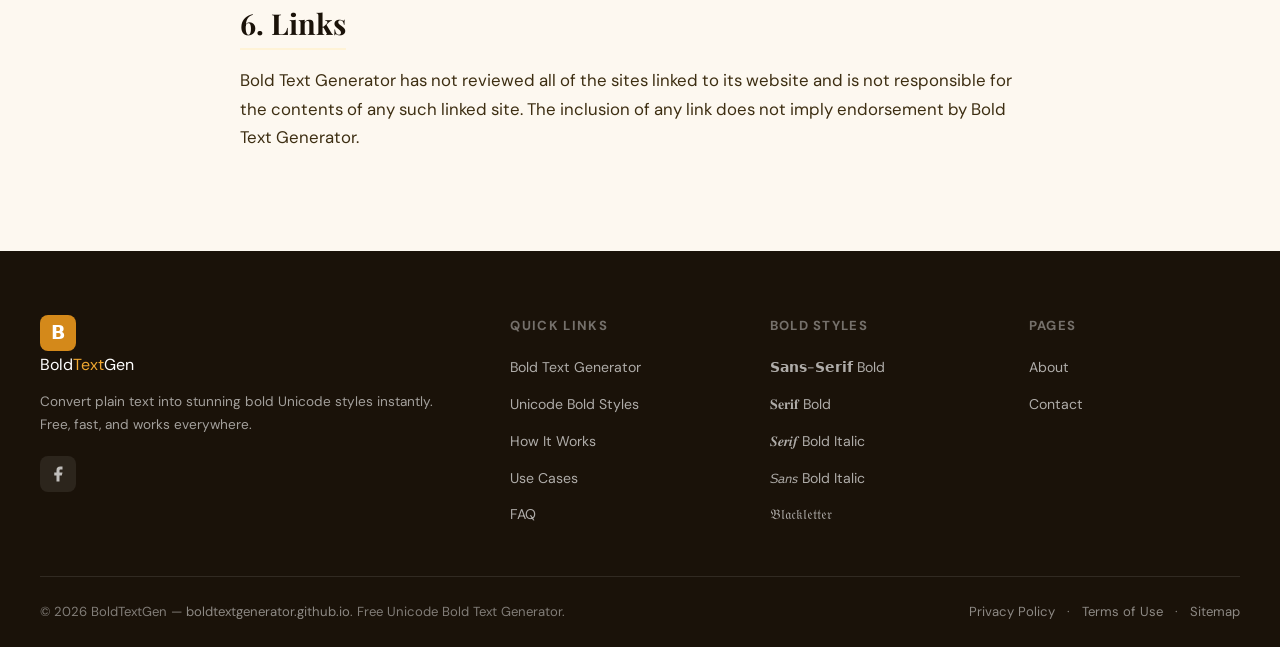
<file: terms.html>
<!DOCTYPE html>
<html lang="en">
<head>
  <meta charset="UTF-8" />
  <meta name="viewport" content="width=device-width, initial-scale=1.0" />
  <title>Terms of Use — Bold Text Generator</title>
  <link rel="icon" href="data:image/svg+xml,<svg xmlns='http://www.w3.org/2000/svg' viewBox='0 0 32 32'><rect width='32' height='32' rx='8' fill='%23D4891A'/><text x='6' y='24' font-size='22' fill='white' font-weight='900' font-family='Georgia'>𝗕</text></svg>" />
  <link rel="stylesheet" href="css/style.css" />
  
  <style>
    .legal-content { padding: 8rem 0 5rem; max-width: 800px; margin: 0 auto; }
    .legal-content h1 { font-family: var(--font-display); font-size: 3rem; margin-bottom: 2rem; color: var(--ink); }
    .legal-content h2 { font-family: var(--font-display); font-size: 1.8rem; margin-top: 2.5rem; margin-bottom: 1rem; color: var(--ink); border-bottom: 2px solid var(--gold-pale); display: inline-block; }
    .legal-content p { margin-bottom: 1.2rem; font-size: 1.05rem; color: var(--ink-mid); }
    .last-updated { font-size: 0.9rem; color: var(--gold); font-weight: 600; margin-bottom: 3rem; text-transform: uppercase; letter-spacing: 0.05em; }
  </style>
</head>
<body>

  <header id="site-header" role="banner"></header>

  <main class="container">
    <article class="legal-content animate-in visible">
      <div class="section-tag">Agreement</div>
      <h1>Terms of Use</h1>
      <p class="last-updated">Last Updated: April 18, 2026</p>

      <h2>1. Acceptance of Terms</h2>
      <p>By accessing and using Bold Text Generator ("the Website"), you accept and agree to be bound by the terms and provision of this agreement.</p>

      <h2>2. Use License</h2>
      <p>Permission is granted to use the Bold Text Generator for personal or commercial purposes. You may copy and paste the generated Unicode characters to any platform that supports them.</p>
      <p>You may not:
        <ul>
            <li>Use the website for any illegal purpose.</li>
            <li>Attempt to decompile or reverse engineer any software contained on the Website.</li>
            <li>Use the Website to generate content that promotes hate speech or violence.</li>
        </ul>
      </p>

      <h2>3. Disclaimer</h2>
      <p>The materials on the Website are provided on an 'as is' basis. Bold Text Generator makes no warranties, expressed or implied, and hereby disclaims all other warranties including, without limitation, implied warranties of merchantability or fitness for a particular purpose.</p>
      <p>Further, Bold Text Generator does not warrant that the Unicode characters generated will be displayed correctly on all devices, as font support varies by operating system and platform.</p>

      <h2>4. Limitations</h2>
      <p>In no event shall Bold Text Generator or its suppliers be liable for any damages (including, without limitation, damages for loss of data or profit, or due to business interruption) arising out of the use or inability to use the tool.</p>

      <h2>5. Accuracy of Materials</h2>
      <p>The materials appearing on the Website could include technical, typographical, or photographic errors. Bold Text Generator does not warrant that any of the materials on its website are accurate, complete, or current.</p>

      <h2>6. Links</h2>
      <p>Bold Text Generator has not reviewed all of the sites linked to its website and is not responsible for the contents of any such linked site. The inclusion of any link does not imply endorsement by Bold Text Generator.</p>
    </article>
  </main>

  <footer id="site-footer" role="contentinfo"></footer>

  <script src="js/header.js"></script>
  <script src="js/footer.js"></script>
  <script src="js/app.js"></script>
</body>
</html>
</file>
<file: css/style.css>
/* ============================================================
   BOLD TEXT GENERATOR — Main Stylesheet
   Theme: Educational Bright — warm cream, golden accent, ink blue
   ============================================================ */

@import url('https://fonts.googleapis.com/css2?family=Playfair+Display:ital,wght@0,700;0,900;1,700&family=DM+Sans:wght@300;400;500;600&family=Space+Mono:wght@400;700&display=swap');

/* ── Variables ─────────────────────────────────────────────── */
:root {
  --cream: #FDF8F0;
  --cream-dark: #F5EDD8;
  --ink: #1A1209;
  --ink-mid: #3D2E12;
  --gold: #D4891A;
  --gold-light: #F0A830;
  --gold-pale: #FFF3D6;
  --blue: #1B3A6B;
  --blue-mid: #2952A3;
  --blue-light: #E8F0FF;
  --teal: #0D7A6B;
  --teal-light: #E0F5F1;
  --red: #C0392B;
  --border: #E8DFC8;
  --shadow: rgba(26,18,9,0.08);
  --shadow-lg: rgba(26,18,9,0.16);
  --radius: 14px;
  --radius-sm: 8px;
  --font-display: 'Playfair Display', Georgia, serif;
  --font-body: 'DM Sans', sans-serif;
  --font-mono: 'Space Mono', monospace;
  --max-w: 1200px;
  --transition: 0.22s ease;
}

/* ── Reset ──────────────────────────────────────────────────── */
*, *::before, *::after { box-sizing: border-box; margin: 0; padding: 0; }
html { scroll-behavior: smooth; font-size: 16px; }
body {
  font-family: var(--font-body);
  background: var(--cream);
  color: var(--ink);
  line-height: 1.7;
  overflow-x: hidden;
}
img, svg { display: block; max-width: 100%; }
a { color: var(--blue-mid); text-decoration: none; transition: color var(--transition); }
a:hover { color: var(--gold); }
ul { list-style: none; }
button { cursor: pointer; font-family: var(--font-body); border: none; background: none; }

/* ── Utility ────────────────────────────────────────────────── */
.container { width: min(var(--max-w), 100% - 2rem); margin-inline: auto; }
.section-title {
  font-family: var(--font-display);
  font-size: clamp(1.8rem, 3.5vw, 2.8rem);
  color: var(--ink);
  line-height: 1.2;
}
.section-subtitle {
  font-size: 1.05rem;
  color: var(--ink-mid);
  max-width: 620px;
  margin-top: 0.5rem;
}
.section-tag {
  display: inline-flex;
  align-items: center;
  gap: 6px;
  font-size: 0.78rem;
  font-weight: 600;
  letter-spacing: 0.12em;
  text-transform: uppercase;
  color: var(--gold);
  background: var(--gold-pale);
  border: 1px solid #EEC97A;
  padding: 4px 12px;
  border-radius: 100px;
  margin-bottom: 0.75rem;
}
.section-header { margin-bottom: 2.5rem; }

/* ── Animations ─────────────────────────────────────────────── */
@keyframes fadeUp {
  from { opacity: 0; transform: translateY(28px); }
  to { opacity: 1; transform: translateY(0); }
}
@keyframes pulseGold {
  0%, 100% { box-shadow: 0 0 0 0 rgba(212,137,26,0.35); }
  50% { box-shadow: 0 0 0 10px rgba(212,137,26,0); }
}
@keyframes float {
  0%, 100% { transform: translateY(0); }
  50% { transform: translateY(-8px); }
}
@keyframes shimmer {
  0% { background-position: -200% center; }
  100% { background-position: 200% center; }
}
.animate-in { opacity: 0; transform: translateY(24px); transition: opacity 0.5s ease, transform 0.5s ease; }
.animate-in.visible { opacity: 1; transform: none; }

/* ── NAVBAR ─────────────────────────────────────────────────── */
.navbar {
  position: fixed;
  top: 0;
  left: 0;
  right: 0;
  z-index: 1000;
  padding: 1rem 0;
  transition: background var(--transition), box-shadow var(--transition), padding var(--transition);
}
.navbar.scrolled {
  background: rgba(253,248,240,0.95);
  backdrop-filter: blur(12px);
  box-shadow: 0 2px 20px var(--shadow);
  padding: 0.6rem 0;
}
.nav-container {
  display: flex;
  align-items: center;
  justify-content: space-between;
  width: min(var(--max-w), 100% - 2rem);
  margin-inline: auto;
}
.nav-logo {
  display: flex;
  align-items: center;
  gap: 8px;
  font-family: var(--font-display);
  font-size: 1.3rem;
  font-weight: 700;
  color: var(--ink);
  text-decoration: none;
}
.logo-icon {
  width: 36px;
  height: 36px;
  background: var(--gold);
  border-radius: 8px;
  display: grid;
  place-items: center;
  font-size: 1.2rem;
  line-height: 1;
  color: white;
  font-style: normal;
}
.logo-accent { color: var(--gold); }
.nav-links {
  display: flex;
  gap: 0.25rem;
  align-items: center;
}
.nav-links a {
  color: var(--ink-mid);
  font-size: 0.9rem;
  font-weight: 500;
  padding: 6px 14px;
  border-radius: 100px;
  transition: background var(--transition), color var(--transition);
}
.nav-links a:hover { background: var(--gold-pale); color: var(--gold); }
.nav-toggle {
  display: none;
  flex-direction: column;
  gap: 5px;
  padding: 8px;
  border-radius: var(--radius-sm);
}
.nav-toggle span {
  width: 22px;
  height: 2px;
  background: var(--ink);
  transition: transform var(--transition), opacity var(--transition);
  display: block;
}
.nav-toggle.active span:nth-child(1) { transform: translateY(7px) rotate(45deg); }
.nav-toggle.active span:nth-child(2) { opacity: 0; }
.nav-toggle.active span:nth-child(3) { transform: translateY(-7px) rotate(-45deg); }

/* ── HERO ───────────────────────────────────────────────────── */
#hero {
  min-height: 100svh;
  display: grid;
  place-items: center;
  padding: 6rem 0 3rem;
  position: relative;
  overflow: hidden;
  background: linear-gradient(165deg, var(--cream) 0%, #FFF7E6 50%, var(--blue-light) 100%);
}
.hero-bg-pattern {
  position: absolute;
  inset: 0;
  opacity: 0.04;
  background-image: radial-gradient(circle, var(--ink) 1px, transparent 1px);
  background-size: 28px 28px;
  pointer-events: none;
}
.hero-blob {
  position: absolute;
  border-radius: 50%;
  filter: blur(80px);
  pointer-events: none;
}
.hero-blob-1 {
  width: 400px; height: 400px;
  background: rgba(212,137,26,0.18);
  top: -100px; right: -100px;
  animation: float 8s ease-in-out infinite;
}
.hero-blob-2 {
  width: 300px; height: 300px;
  background: rgba(27,58,107,0.12);
  bottom: 0; left: -80px;
  animation: float 10s ease-in-out infinite reverse;
}
.hero-content {
  text-align: center;
  position: relative;
  z-index: 1;
  animation: fadeUp 0.7s ease both;
}
.hero-badge {
  display: inline-flex;
  align-items: center;
  gap: 8px;
  background: white;
  border: 1px solid var(--border);
  border-radius: 100px;
  padding: 6px 16px;
  font-size: 0.82rem;
  font-weight: 600;
  color: var(--blue);
  margin-bottom: 1.5rem;
  box-shadow: 0 2px 12px var(--shadow);
}
.hero-badge .dot {
  width: 8px; height: 8px;
  background: var(--teal);
  border-radius: 50%;
  animation: pulseGold 2s infinite;
}
.hero-title {
  font-family: var(--font-display);
  font-size: clamp(2.4rem, 6vw, 5rem);
  line-height: 1.1;
  color: var(--ink);
  margin-bottom: 1rem;
}
.hero-title .highlight {
  position: relative;
  color: var(--gold);
  display: inline-block;
}
.hero-title .highlight::after {
  content: '';
  position: absolute;
  bottom: 2px;
  left: 0;
  right: 0;
  height: 4px;
  background: var(--gold-light);
  border-radius: 2px;
  opacity: 0.5;
}
.hero-subtitle {
  font-size: clamp(1rem, 1.8vw, 1.2rem);
  color: var(--ink-mid);
  max-width: 580px;
  margin: 0 auto 2.5rem;
}
.hero-cta-group {
  display: flex;
  gap: 1rem;
  justify-content: center;
  flex-wrap: wrap;
  margin-bottom: 3rem;
}
.btn-primary {
  background: var(--gold);
  color: white;
  padding: 0.85rem 2rem;
  border-radius: 100px;
  font-weight: 600;
  font-size: 1rem;
  border: 2px solid var(--gold);
  transition: all var(--transition);
  box-shadow: 0 4px 16px rgba(212,137,26,0.4);
}
.btn-primary:hover {
  background: var(--gold-light);
  border-color: var(--gold-light);
  color: white;
  transform: translateY(-2px);
  box-shadow: 0 8px 24px rgba(212,137,26,0.45);
}
.btn-secondary {
  background: white;
  color: var(--ink);
  padding: 0.85rem 2rem;
  border-radius: 100px;
  font-weight: 600;
  font-size: 1rem;
  border: 2px solid var(--border);
  transition: all var(--transition);
}
.btn-secondary:hover {
  border-color: var(--gold);
  color: var(--gold);
  transform: translateY(-2px);
}
.hero-stats {
  display: flex;
  gap: 2.5rem;
  justify-content: center;
  flex-wrap: wrap;
}
.hero-stat {
  text-align: center;
}
.hero-stat strong {
  display: block;
  font-family: var(--font-display);
  font-size: 1.6rem;
  color: var(--ink);
}
.hero-stat span {
  font-size: 0.82rem;
  color: var(--ink-mid);
}
.hero-bold-preview {
  margin-top: 3rem;
  display: flex;
  gap: 1rem;
  justify-content: center;
  flex-wrap: wrap;
}
.preview-chip {
  background: white;
  border: 1px solid var(--border);
  border-radius: 8px;
  padding: 6px 14px;
  font-size: 1.05rem;
  box-shadow: 0 2px 8px var(--shadow);
  transition: transform var(--transition);
}
.preview-chip:hover { transform: translateY(-3px); }

/* ── GENERATOR ──────────────────────────────────────────────── */
#generator {
  padding: 5rem 0;
  background: white;
}
.generator-wrap {
  background: var(--cream);
  border: 1px solid var(--border);
  border-radius: 20px;
  overflow: hidden;
  box-shadow: 0 4px 32px var(--shadow);
}
.generator-input-area {
  padding: 2rem;
  border-bottom: 1px solid var(--border);
  background: white;
}
.input-label {
  font-weight: 600;
  font-size: 0.9rem;
  color: var(--ink-mid);
  margin-bottom: 0.75rem;
  display: flex;
  align-items: center;
  gap: 8px;
}
.input-wrap {
  position: relative;
}
#inputText {
  width: 100%;
  min-height: 120px;
  max-height: 280px;
  padding: 1rem 1.2rem;
  font-family: var(--font-body);
  font-size: 1.05rem;
  line-height: 1.7;
  color: var(--ink);
  background: var(--cream);
  border: 2px solid var(--border);
  border-radius: var(--radius);
  resize: vertical;
  outline: none;
  transition: border-color var(--transition), box-shadow var(--transition);
}
#inputText:focus {
  border-color: var(--gold);
  box-shadow: 0 0 0 3px rgba(212,137,26,0.15);
  background: white;
}
#inputText::placeholder { color: #BBA980; }
.input-footer {
  display: flex;
  justify-content: space-between;
  align-items: center;
  margin-top: 0.75rem;
  flex-wrap: wrap;
  gap: 0.5rem;
}
.char-count {
  font-size: 0.82rem;
  color: var(--ink-mid);
}
.char-count strong { color: var(--gold); }
.input-actions {
  display: flex;
  gap: 0.5rem;
}
.btn-clear {
  padding: 6px 14px;
  font-size: 0.85rem;
  color: var(--red);
  border: 1px solid #F5C6C2;
  border-radius: 100px;
  background: #FFF5F4;
  transition: all var(--transition);
  font-weight: 500;
}
.btn-clear:hover { background: #FFEDEB; }

/* Sample buttons */
.sample-row {
  padding: 1rem 2rem;
  border-bottom: 1px solid var(--border);
  display: flex;
  gap: 0.5rem;
  flex-wrap: wrap;
  align-items: center;
  background: var(--gold-pale);
}
.sample-label {
  font-size: 0.8rem;
  font-weight: 600;
  color: var(--gold);
  margin-right: 0.25rem;
}
.sample-btn {
  padding: 4px 12px;
  font-size: 0.8rem;
  border: 1px solid var(--border);
  border-radius: 100px;
  background: white;
  color: var(--ink-mid);
  transition: all var(--transition);
  font-weight: 500;
}
.sample-btn:hover { background: var(--gold-pale); color: var(--gold); border-color: var(--gold); }

/* Output grid */
.output-grid-wrap {
  padding: 2rem;
}
.output-grid-header {
  display: flex;
  align-items: center;
  justify-content: space-between;
  margin-bottom: 1.5rem;
}
.output-grid-title {
  font-family: var(--font-display);
  font-size: 1.2rem;
  color: var(--ink);
}
.output-grid-count {
  font-size: 0.82rem;
  color: var(--ink-mid);
  background: var(--cream-dark);
  padding: 3px 10px;
  border-radius: 100px;
}
#outputContainer {
  display: grid;
  grid-template-columns: repeat(auto-fill, minmax(min(320px, 100%), 1fr));
  gap: 1rem;
}
.output-card {
  background: white;
  border: 1px solid var(--border);
  border-radius: var(--radius);
  padding: 1.2rem;
  transition: transform var(--transition), box-shadow var(--transition);
  animation: fadeUp 0.4s ease both;
  display: flex;
  flex-direction: column;
  gap: 0.75rem;
}
.output-card:hover {
  transform: translateY(-3px);
  box-shadow: 0 8px 28px var(--shadow-lg);
  border-color: var(--gold);
}
.card-header {
  display: flex;
  align-items: center;
  justify-content: space-between;
  gap: 0.5rem;
}
.card-meta {
  display: flex;
  align-items: center;
  gap: 6px;
}
.card-emoji { font-size: 1rem; }
.card-label {
  font-size: 0.82rem;
  font-weight: 600;
  color: var(--blue);
  background: var(--blue-light);
  padding: 2px 8px;
  border-radius: 100px;
}
.card-output {
  font-size: 1.05rem;
  line-height: 1.6;
  word-break: break-word;
  color: var(--ink);
  min-height: 3em;
  padding: 0.6rem 0.8rem;
  background: var(--cream);
  border-radius: var(--radius-sm);
  border: 1px solid var(--border);
}
.card-output.placeholder {
  color: #BBA980;
  font-style: italic;
}
.card-desc {
  font-size: 0.78rem;
  color: var(--ink-mid);
  line-height: 1.5;
}
.copy-btn {
  display: flex;
  align-items: center;
  gap: 5px;
  padding: 6px 12px;
  border-radius: 100px;
  font-size: 0.8rem;
  font-weight: 600;
  background: var(--gold-pale);
  color: var(--gold);
  border: 1px solid #EEC97A;
  transition: all var(--transition);
  white-space: nowrap;
}
.copy-btn:hover:not(.disabled) {
  background: var(--gold);
  color: white;
  border-color: var(--gold);
}
.copy-btn.copied {
  background: var(--teal);
  color: white;
  border-color: var(--teal);
}
.copy-btn.disabled { opacity: 0.4; cursor: not-allowed; }

/* ── STYLES SHOWCASE ────────────────────────────────────────── */
#styles {
  padding: 5rem 0;
  background: linear-gradient(180deg, #EEF3FF 0%, var(--cream) 100%);
}
.styles-grid {
  display: grid;
  grid-template-columns: repeat(auto-fill, minmax(260px, 1fr));
  gap: 1.25rem;
}
.style-showcase-card {
  background: white;
  border: 1px solid var(--border);
  border-radius: var(--radius);
  padding: 1.5rem;
  transition: all var(--transition);
}
.style-showcase-card:hover {
  border-color: var(--gold);
  box-shadow: 0 8px 28px var(--shadow);
  transform: translateY(-3px);
}
.style-name {
  font-size: 0.8rem;
  font-weight: 700;
  text-transform: uppercase;
  letter-spacing: 0.08em;
  color: var(--blue-mid);
  margin-bottom: 0.5rem;
}
.style-preview {
  font-size: 1.35rem;
  line-height: 1.4;
  color: var(--ink);
  margin-bottom: 0.5rem;
}
.style-desc-small {
  font-size: 0.78rem;
  color: var(--ink-mid);
}

/* ── HOW IT WORKS ───────────────────────────────────────────── */
#how-it-works {
  padding: 5rem 0;
  background: white;
}
.steps-grid {
  display: grid;
  grid-template-columns: repeat(auto-fit, minmax(220px, 1fr));
  gap: 1.5rem;
  position: relative;
}
.step-card {
  text-align: center;
  padding: 2rem 1.5rem;
  border-radius: var(--radius);
  background: var(--cream);
  border: 1px solid var(--border);
  position: relative;
  transition: all var(--transition);
}
.step-card:hover {
  background: white;
  box-shadow: 0 8px 28px var(--shadow);
  transform: translateY(-4px);
}
.step-number {
  width: 52px;
  height: 52px;
  background: var(--gold);
  color: white;
  border-radius: 50%;
  display: grid;
  place-items: center;
  font-family: var(--font-display);
  font-size: 1.3rem;
  font-weight: 700;
  margin: 0 auto 1.2rem;
  box-shadow: 0 4px 14px rgba(212,137,26,0.4);
}
.step-icon { font-size: 2rem; margin-bottom: 0.75rem; }
.step-title {
  font-family: var(--font-display);
  font-size: 1.1rem;
  color: var(--ink);
  margin-bottom: 0.5rem;
}
.step-text { font-size: 0.88rem; color: var(--ink-mid); }

/* ── USE CASES ──────────────────────────────────────────────── */
#uses {
  padding: 5rem 0;
  background: var(--cream);
}
.platforms-grid {
  display: grid;
  grid-template-columns: repeat(auto-fill, minmax(160px, 1fr));
  gap: 1rem;
  margin-bottom: 3rem;
}
.platform-card {
  background: white;
  border: 1px solid var(--border);
  border-radius: var(--radius);
  padding: 1.5rem 1rem;
  text-align: center;
  transition: all var(--transition);
}
.platform-card:hover {
  border-color: var(--gold);
  transform: translateY(-4px);
  box-shadow: 0 8px 24px var(--shadow);
}
.platform-icon { font-size: 2.2rem; margin-bottom: 0.75rem; }
.platform-name { font-weight: 600; font-size: 0.9rem; color: var(--ink); margin-bottom: 0.25rem; }
.platform-tip { font-size: 0.75rem; color: var(--ink-mid); }
.uses-features {
  display: grid;
  grid-template-columns: repeat(auto-fit, minmax(280px, 1fr));
  gap: 1.25rem;
  margin-top: 2rem;
}
.use-feature-card {
  display: flex;
  gap: 1rem;
  background: white;
  border: 1px solid var(--border);
  border-radius: var(--radius);
  padding: 1.25rem;
  transition: all var(--transition);
}
.use-feature-card:hover { box-shadow: 0 4px 16px var(--shadow); }
.use-icon {
  width: 44px;
  height: 44px;
  border-radius: 10px;
  background: var(--gold-pale);
  display: grid;
  place-items: center;
  font-size: 1.3rem;
  flex-shrink: 0;
}
.use-title { font-weight: 600; font-size: 0.92rem; color: var(--ink); margin-bottom: 0.3rem; }
.use-text { font-size: 0.82rem; color: var(--ink-mid); line-height: 1.5; }

/* ── ABOUT UNICODE ──────────────────────────────────────────── */
#about-unicode {
  padding: 5rem 0;
  background: var(--blue);
  color: white;
}
#about-unicode .section-title { color: white; }
#about-unicode .section-subtitle { color: rgba(255,255,255,0.75); }
#about-unicode .section-tag {
  background: rgba(255,255,255,0.15);
  border-color: rgba(255,255,255,0.25);
  color: var(--gold-light);
}
.unicode-content {
  display: grid;
  grid-template-columns: 1fr 1fr;
  gap: 3rem;
  align-items: center;
}
.unicode-text p {
  color: rgba(255,255,255,0.85);
  line-height: 1.8;
  margin-bottom: 1rem;
  font-size: 0.95rem;
}
.unicode-facts {
  display: grid;
  grid-template-columns: 1fr 1fr;
  gap: 1rem;
}
.unicode-fact {
  background: rgba(255,255,255,0.08);
  border: 1px solid rgba(255,255,255,0.12);
  border-radius: var(--radius);
  padding: 1.2rem;
}
.unicode-fact strong {
  display: block;
  font-family: var(--font-display);
  font-size: 1.8rem;
  color: var(--gold-light);
  margin-bottom: 0.25rem;
}
.unicode-fact span { font-size: 0.82rem; color: rgba(255,255,255,0.7); }

/* ── TIPS ───────────────────────────────────────────────────── */
#tips {
  padding: 5rem 0;
  background: white;
}
.tips-grid {
  display: grid;
  grid-template-columns: repeat(auto-fit, minmax(260px, 1fr));
  gap: 1.25rem;
}
.tip-card {
  background: var(--cream);
  border: 1px solid var(--border);
  border-radius: var(--radius);
  padding: 1.5rem;
  border-left: 4px solid var(--gold);
  transition: all var(--transition);
}
.tip-card:hover { background: white; box-shadow: 0 6px 20px var(--shadow); }
.tip-title {
  font-weight: 700;
  font-size: 0.95rem;
  color: var(--ink);
  margin-bottom: 0.4rem;
  display: flex;
  align-items: center;
  gap: 6px;
}
.tip-text { font-size: 0.85rem; color: var(--ink-mid); line-height: 1.6; }

/* ── FAQ ────────────────────────────────────────────────────── */
#faq {
  padding: 5rem 0;
  background: var(--cream);
}
.faq-list {
  max-width: 760px;
  margin: 0 auto;
  display: flex;
  flex-direction: column;
  gap: 0.75rem;
}
.faq-item {
  background: white;
  border: 1px solid var(--border);
  border-radius: var(--radius);
  overflow: hidden;
  transition: box-shadow var(--transition);
}
.faq-item:hover { box-shadow: 0 4px 16px var(--shadow); }
.faq-q {
  width: 100%;
  text-align: left;
  padding: 1.2rem 1.4rem;
  font-weight: 600;
  font-size: 0.95rem;
  color: var(--ink);
  display: flex;
  justify-content: space-between;
  align-items: center;
  gap: 1rem;
  cursor: pointer;
  transition: color var(--transition);
}
.faq-q:hover { color: var(--gold); }
.faq-icon {
  width: 24px;
  height: 24px;
  border-radius: 50%;
  background: var(--gold-pale);
  color: var(--gold);
  display: grid;
  place-items: center;
  flex-shrink: 0;
  font-size: 1rem;
  line-height: 1;
  transition: transform var(--transition), background var(--transition);
}
.faq-item.open .faq-icon {
  transform: rotate(45deg);
  background: var(--gold);
  color: white;
}
.faq-a {
  max-height: 0;
  overflow: hidden;
  transition: max-height 0.35s ease, padding var(--transition);
  padding: 0 1.4rem;
  font-size: 0.9rem;
  color: var(--ink-mid);
  line-height: 1.7;
}
.faq-item.open .faq-a {
  max-height: 400px;
  padding: 0 1.4rem 1.2rem;
}

/* ── CTA BANNER ─────────────────────────────────────────────── */
#cta-banner {
  padding: 5rem 0;
  background: linear-gradient(135deg, var(--gold) 0%, #B8730E 100%);
  text-align: center;
  position: relative;
  overflow: hidden;
}
#cta-banner::before {
  content: '';
  position: absolute;
  inset: 0;
  background-image: radial-gradient(circle, rgba(255,255,255,0.07) 1px, transparent 1px);
  background-size: 24px 24px;
}
.cta-inner { position: relative; z-index: 1; }
.cta-title {
  font-family: var(--font-display);
  font-size: clamp(1.8rem, 4vw, 3rem);
  color: white;
  margin-bottom: 1rem;
}
.cta-subtitle {
  font-size: 1.05rem;
  color: rgba(255,255,255,0.85);
  max-width: 520px;
  margin: 0 auto 2rem;
}
.btn-white {
  background: white;
  color: var(--gold);
  padding: 0.9rem 2.5rem;
  border-radius: 100px;
  font-weight: 700;
  font-size: 1rem;
  border: 2px solid white;
  transition: all var(--transition);
  box-shadow: 0 4px 20px rgba(0,0,0,0.2);
}
.btn-white:hover {
  background: var(--gold-pale);
  color: var(--gold);
  transform: translateY(-2px);
  box-shadow: 0 8px 28px rgba(0,0,0,0.25);
}

/* ── FOOTER ─────────────────────────────────────────────────── */
#site-footer {
  background: var(--ink);
  color: white;
  padding: 4rem 0 0;
}
.footer-inner {
  width: min(var(--max-w), 100% - 2rem);
  margin-inline: auto;
  display: grid;
  grid-template-columns: 2fr 1fr 1fr 1fr;
  gap: 3rem;
  padding-bottom: 3rem;
  border-bottom: 1px solid rgba(255,255,255,0.1);
}
.footer-logo { color: white; }
.footer-logo .logo-accent { color: var(--gold-light); }
.footer-tagline {
  font-size: 0.85rem;
  color: rgba(255,255,255,0.6);
  line-height: 1.7;
  margin-top: 0.75rem;
  margin-bottom: 1.25rem;
}
.footer-socials { display: flex; gap: 0.75rem; }
.footer-socials a {
  width: 36px; height: 36px;
  border-radius: 8px;
  background: rgba(255,255,255,0.08);
  display: grid;
  place-items: center;
  color: rgba(255,255,255,0.7);
  transition: all var(--transition);
}
.footer-socials a:hover { background: var(--gold); color: white; }
.footer-links-group h3 {
  font-size: 0.82rem;
  font-weight: 700;
  letter-spacing: 0.1em;
  text-transform: uppercase;
  color: rgba(255,255,255,0.4);
  margin-bottom: 1rem;
}
.footer-links-group ul { display: flex; flex-direction: column; gap: 0.6rem; }
.footer-links-group a {
  font-size: 0.88rem;
  color: rgba(255,255,255,0.65);
  transition: color var(--transition);
}
.footer-links-group a:hover { color: var(--gold-light); }
.footer-bottom {
  width: min(var(--max-w), 100% - 2rem);
  margin-inline: auto;
  padding: 1.5rem 0;
  display: flex;
  justify-content: space-between;
  align-items: center;
  flex-wrap: wrap;
  gap: 0.5rem;
}
.footer-bottom p { font-size: 0.82rem; color: rgba(255,255,255,0.45); }
.footer-bottom a { color: rgba(255,255,255,0.5); }
.footer-bottom a:hover { color: var(--gold-light); }
.footer-legal { display: flex; gap: 0.75rem; }

/* ── TOAST ──────────────────────────────────────────────────── */
#toast {
  position: fixed;
  bottom: 2rem;
  left: 50%;
  transform: translateX(-50%) translateY(80px);
  background: var(--ink);
  color: white;
  padding: 0.75rem 1.5rem;
  border-radius: 100px;
  font-size: 0.9rem;
  font-weight: 500;
  z-index: 9999;
  opacity: 0;
  transition: opacity 0.3s ease, transform 0.3s ease;
  pointer-events: none;
  box-shadow: 0 4px 20px rgba(0,0,0,0.3);
}
#toast.show {
  opacity: 1;
  transform: translateX(-50%) translateY(0);
}

/* ── RESPONSIVE ─────────────────────────────────────────────── */
@media (max-width: 900px) {
  .unicode-content { grid-template-columns: 1fr; gap: 2rem; }
  .footer-inner { grid-template-columns: 1fr 1fr; gap: 2rem; }
}
@media (max-width: 640px) {
  .nav-links {
    position: fixed;
    top: 60px;
    left: 0;
    right: 0;
    background: white;
    flex-direction: column;
    padding: 1rem;
    box-shadow: 0 4px 20px var(--shadow);
    opacity: 0;
    pointer-events: none;
    transform: translateY(-10px);
    transition: all var(--transition);
    z-index: 999;
    gap: 0.25rem;
  }
  .nav-links.open {
    opacity: 1;
    pointer-events: all;
    transform: none;
  }
  .nav-toggle { display: flex; }
  .hero-stats { gap: 1.5rem; }
  .hero-bold-preview { display: none; }
  .footer-inner { grid-template-columns: 1fr; gap: 2rem; }
  .footer-bottom { flex-direction: column; text-align: center; }
  .footer-legal { justify-content: center; }
  .unicode-facts { grid-template-columns: 1fr; }
  .generator-input-area { padding: 1.25rem; }
  .output-grid-wrap { padding: 1.25rem; }
}
</file>
